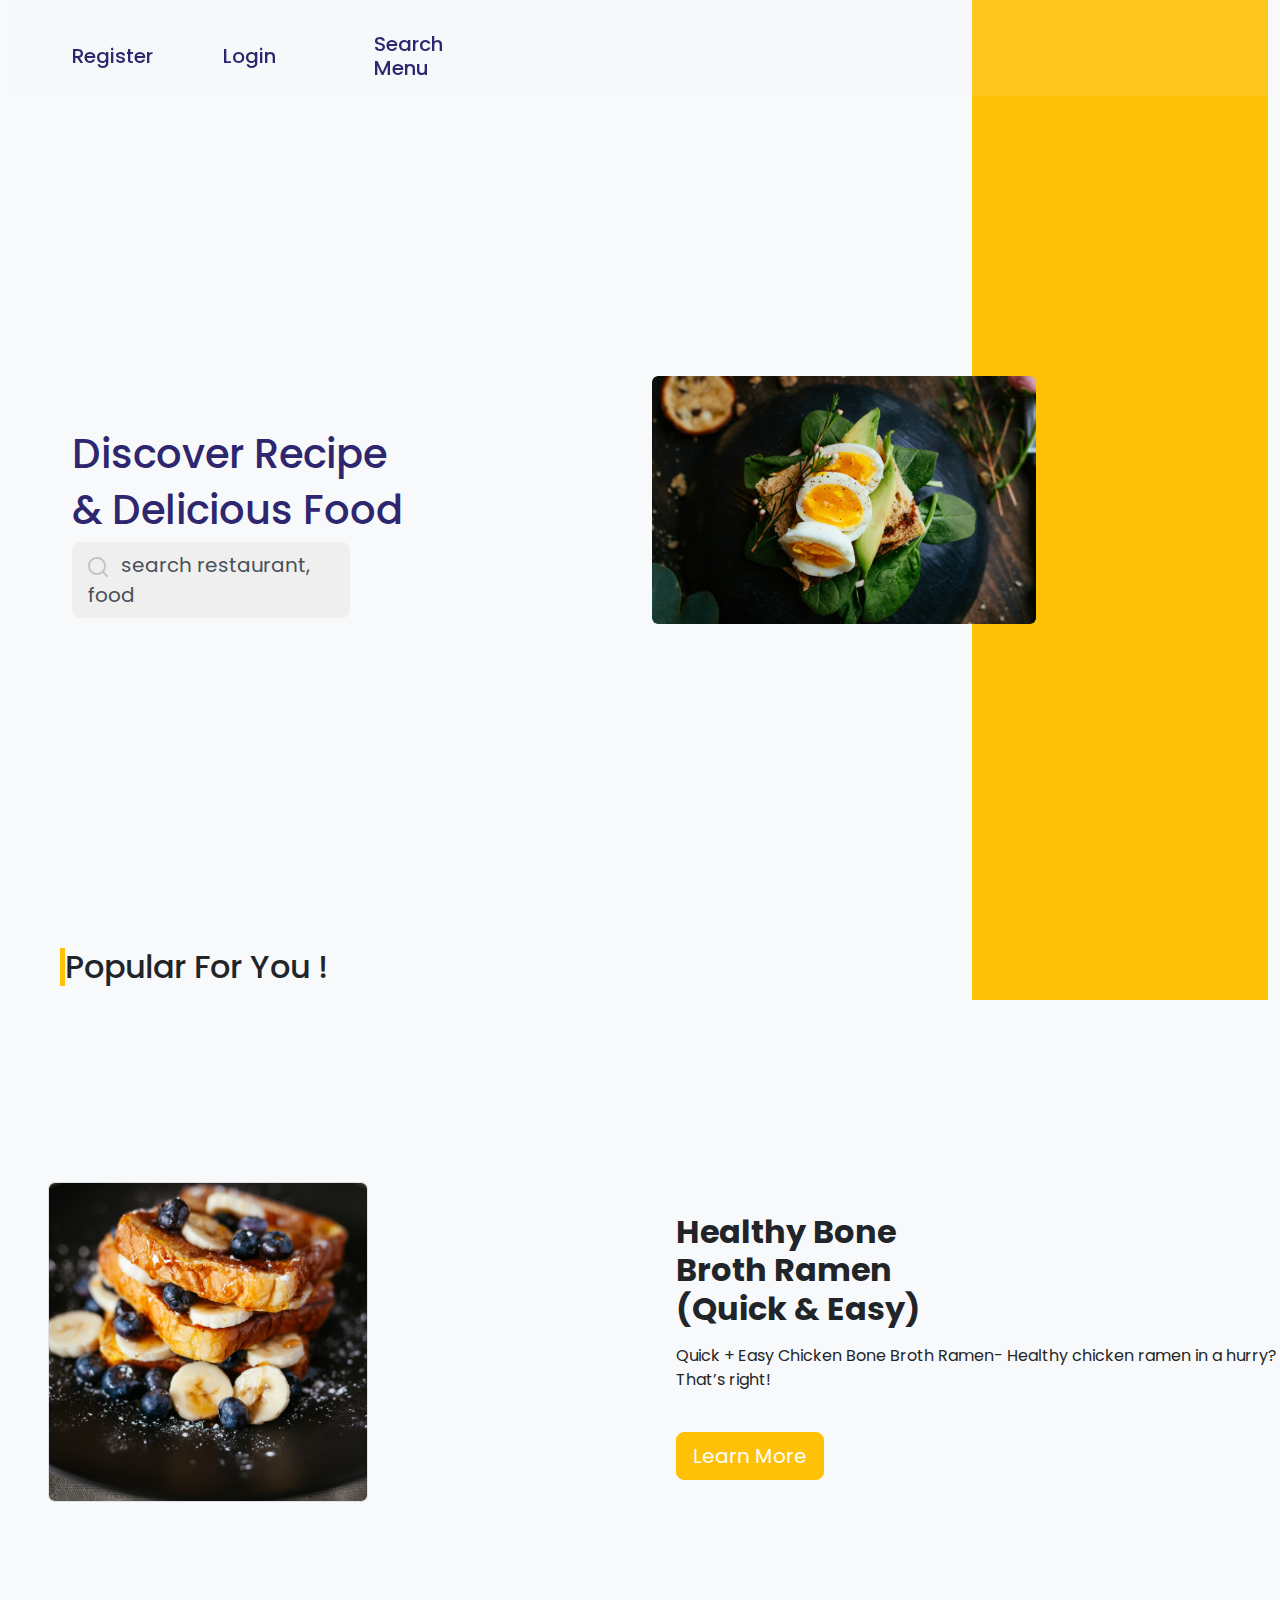
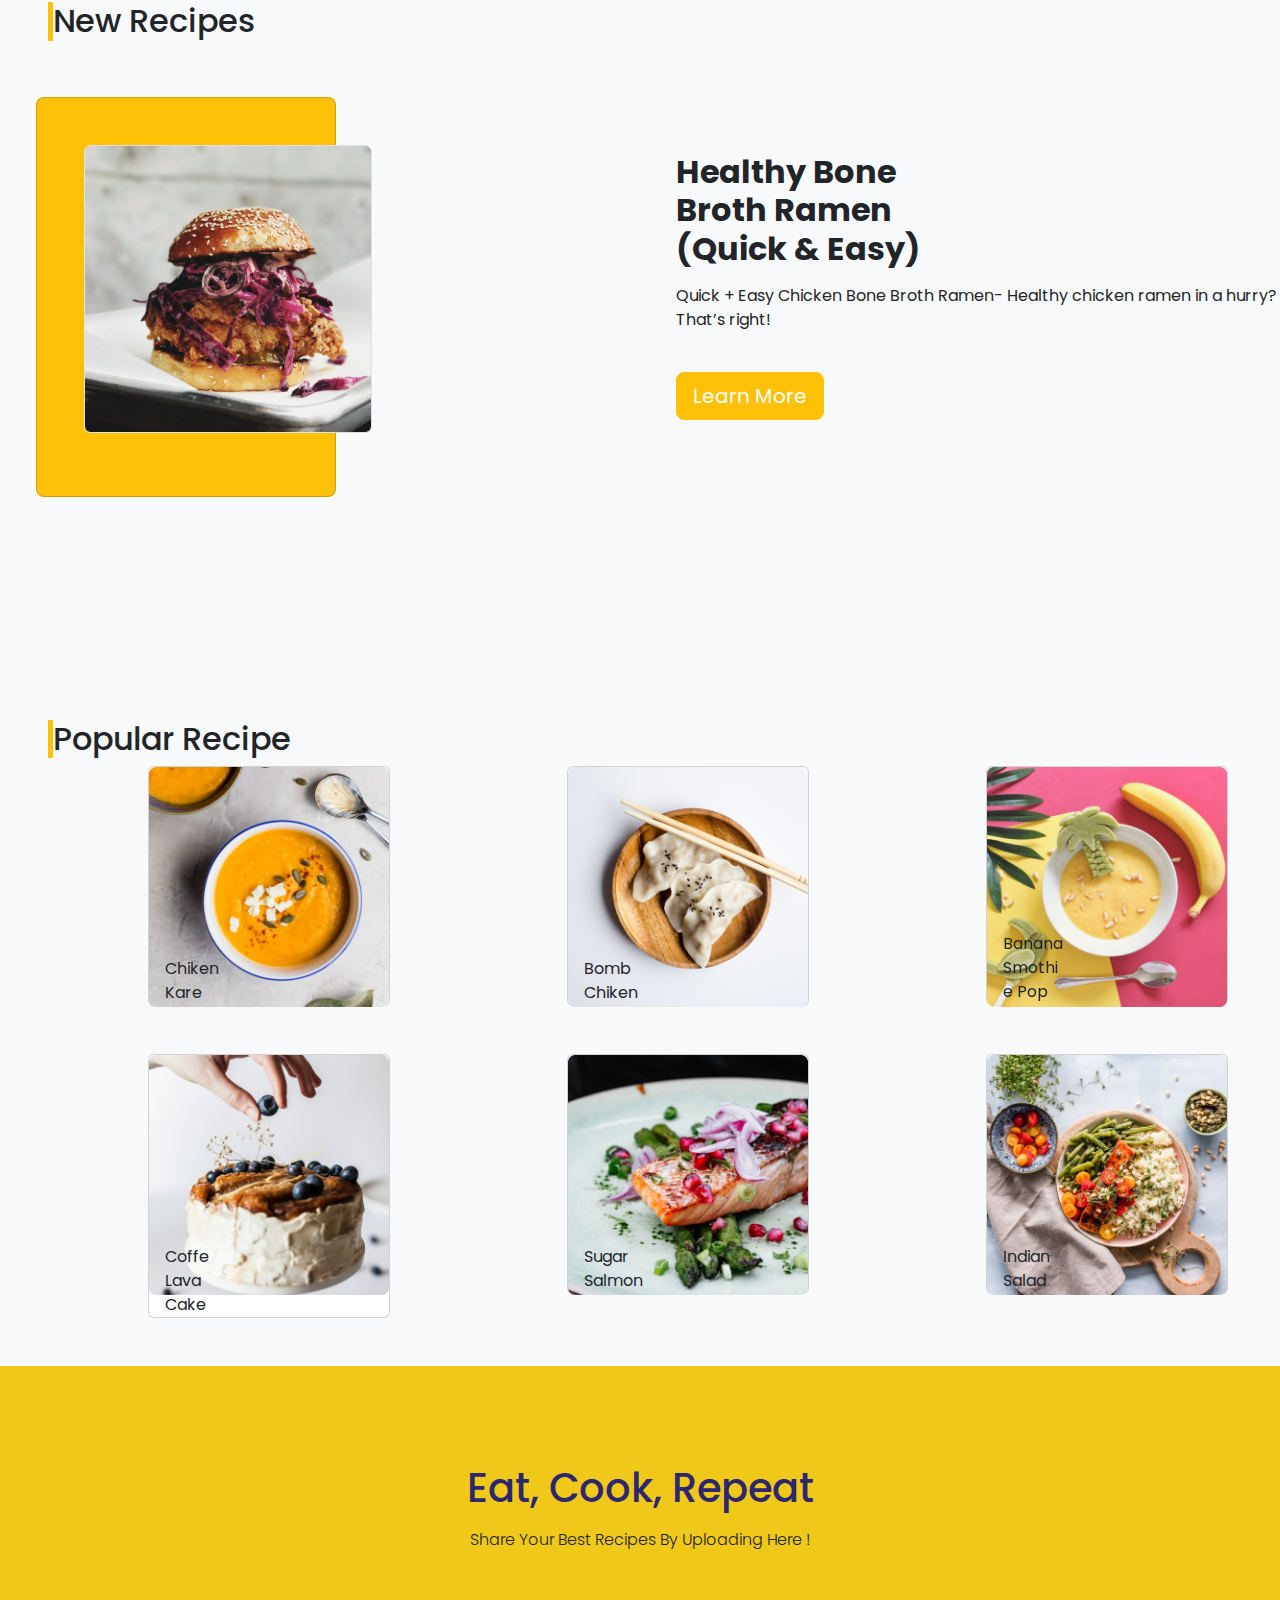
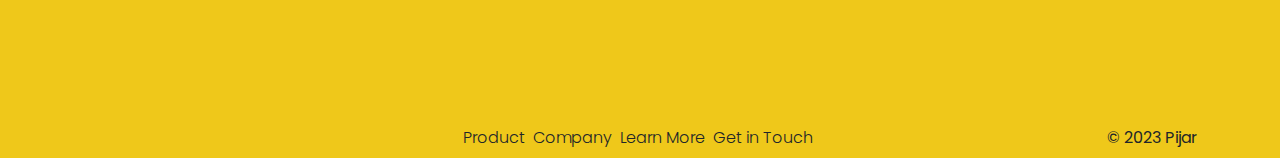
<file: index.html>
<!DOCTYPE html>
<html lang="en">
<head>
    <meta charset="UTF-8">
    <meta http-equiv="X-UA-Compatible" content="IE=edge">
    <meta name="viewport" content="width=device-width, initial-scale=1.0">
    <title>Landing Page</title>
    <!-- Bootstrap v5.3.x -->
    <link rel="stylesheet" href="https://cdn.jsdelivr.net/npm/bootstrap@5.3.0-alpha1/dist/css/bootstrap.min.css">
    <script src="https://cdn.jsdelivr.net/npm/bootstrap@5.3.0-alpha1/dist/js/bootstrap.bundle.min.js"></script>
    <!-- CSS -->
    <link rel="stylesheet" href="../../css/footer.css">
    <link rel="stylesheet" href="../../css/detail-profile.css">
    <!-- font Poppis-->
    <link href="https://fonts.googleapis.com/css2?family=Nunito:wght@200&family=Poppins:wght@200;500&display=swap" rel="stylesheet">
</head>
<body class="bg-light">
    <div class="container-fluid">
        <div class="container-fluid m-lg-auto z-1 fixed-top">
            <!--navabar-->
            <header>
                <nav class="navbar navbar-expand-lg bg-body-tertiary bg-opacity-10">
                    <button class="navbar-toggler" type="button" data-bs-toggle="collapse" data-bs-target="#navbarNav" aria-controls="navbarNav" aria-expanded="false" aria-label="Toggle navigation">
                        <span class="navbar-toggler-icon"></span>
                    </button>
                    <div class=" container-fluid row pt-4">
                    <div class=" collapse navbar-collapse" id="navbarNav">
                        <div class="collapse navbar-collapse col-md-6 col-12 row ps-5" id="navbarNav">
                            <div class="col-3 nav-item">
                                <h5><a href="./views/auth/registrasi.html" style="text-decoration:none; color:inherit">Register</a></h5>
                            </div>
                            <div class="col-3 nav-item text-start">
                                <h5><a href="./views/auth/login.html" style="text-decoration:none; color:inherit">Login</a></h5>
                            </div>
                            <div class="col-3 nav-item text-start">
                                <h5><a href="./views/menu/search-menu.html" style="text-decoration:none; color:inherit">Search Menu</a></h5>
                            </div>
                        </div>
                        <div class="col-md-6  col-12 row">
                            <div class="col-6"></div>
                            <div class="col-6"></div>
                        </div>
                    </div>
                </div>
                </nav>
            </header>
        </div>
    <main>
    <section class="z-0">
        <div class="row row-cols-1 d-flex align-items-center"> 
            <div class="col-6 ">
                <div class="row row-cols-1 row-cols-md-1 ms-5">
                        <div class="col mt-5">
                            <h1>Discover Recipe</h1>
                        </div>
                        <div class="col">
                            <h1>& Delicious Food</h1>
                        </div>
                        <div class="col">
                            <button type="button" class="btn btn-lg border-0 text-light-emphasis text-start w-50" style="background-color: #EFEFEF;">
                                <img src="/images/search.png" alt="">
                                <a href="./views/menu/search-menu.html" class="ms-2" style="text-decoration:none; color:inherit">search restaurant, food</a>
                            </button>
                        </div>
                    </div>
            </div>
            <div class="col-3 z-2">
                <div class="d-flex justify-content-enter">
                    <img src="../images/eggsanwich.png" alt="" class="img-fluid rounded float-end rounded" style="max-width: 30vw; max-height: 35vw;">
                </div>
            </div>
            <div class="col-3">
                <div class="bg-warning lg w-100 z-0" style="height: 1000px;"></div>
            </div>
        </div>
        <div class="mt-5 ms-5">
            <h2 class="border-start border-5 border-warning" style="--bs-border-width: 10px; margin-top: -100px;"> Popular For You !</h2>
        </div>
        </div>
    </section>

    <section class="mt-5 ms-5">
        <div class="row row-cols-lg-2">
            <div class="col-6">
                <div class="row">
                    <div class="d-flex justify-content-start pt-5 mt-5">
                        <img src="../images/img-2.png" alt="" class="img-fluid border rounded" style="max-width: 25vw; max-height: 25vw;">
                        <div class="z-2 position-absolute p-5 rounded-3 border-5"></div>
                    </div>
                </div>
            </div>
            <div class="col-6  d-flex align-items-center">
                <div class="row pt-5 mt-5">
                    <div class="" id="title">
                        <h2 class="text-start mt-2 fw-bold w-50">Healthy Bone Broth Ramen (Quick & Easy)</h2>
                    </div>
                    <div class="mt-2" id="">
                        <p class="text-start">Quick + Easy Chicken Bone Broth Ramen- Healthy chicken ramen in a hurry? That’s right!</p>
                    </div>
                    <div class="mt-4">
                        <div class="col">
                            <button class="btn btn-warning btn-lg text-white text-sm-center shadow-none me-4"><a href="#" style="text-decoration:none; color:inherit">Learn More</a></button>
                        </div>
                    </div>
            </div>
            </div>
        </div>
    </section>

    <section class="mt-5 ms-5 mb-5">
        <div class="mt-5">
            <h2 class="border-start border-5 border-warning" style="--bs-border-width: 10px;">New Recipes</h2>
        </div>
        <div class="row row-cols-lg-2">
            <div class="col-6">
                <div class="row">
                    <div class="z-n1 position-absolute p-5 rounded-3 card bg-warning mt-5 ms-0" style="width: 300px; height: 400px;"></div>
                <div class="z-0 position-absolute p-5 rounded-3 mt-5 ms-0" style="max-width: 30vw; max-height: 30vw;">
                    <img src="../images/burger.png" alt="" class="img-fluid border rounded">
                </div>
                </div>
            </div>
            <div class="col-6  d-flex align-items-center">
                <div class="row pt-5 mt-5">
                    <div class="" id="title">
                        <h2 class="text-start mt-2 fw-bold w-50">Healthy Bone Broth Ramen (Quick & Easy)</h2>
                    </div>
                    <div class="mt-2" id="">
                        <p class="text-start">Quick + Easy Chicken Bone Broth Ramen- Healthy chicken ramen in a hurry? That’s right!</p>
                    </div>
                    <div class="mt-4">
                        <div class="col">
                            <button class="btn btn-warning btn-lg text-white text-sm-center shadow-none me-4"><a href="#" style="text-decoration:none; color:inherit">Learn More</a></button>
                        </div>
                    </div>
            </div>
            </div>
        </div>
        
    </section>

    <section class="mt-5 ms-5 mb-5">
        <div class="" style="margin-top:300px;">
            <h2 class="border-start border-5 border-warning" style="--bs-border-width: 10px;">Popular Recipe</h2>
        </div>
        <div class="row d-flex justify-content-around">
            <div class="col-3">
                <div class="card ms-5" style="max-width: 30rem;">
                    <img src="../images/Chiken kare.png" class="card-img-top" alt="...">
                    <p class="card-text z-2 w-25 ms-3" style="margin-top: -50px;">Chiken Kare</p>
                </div>
            </div>
            <div class="col-3">
                <div class="card ms-5" style="max-width: 30rem;">
                    <img src="../images/boomchicken.png" class="card-img-top" alt="...">
                    <p class="card-text z-2 w-25 ms-3" style="margin-top: -50px;">Bomb Chiken</p>
                </div>
            </div>
            <div class="col-3">
                <div class="card ms-5" style="max-width: 30rem;">
                    <img src="../images/banana.png" class="card-img-top" alt="...">
                    <p class="card-text z-2 w-25 ms-3" style="margin-top: -75px;">Banana Smothie Pop</p>
                </div>
            </div>
        </div>

        <div class="row d-flex justify-content-around mt-5">
            <div class="col-3">
                <div class="card ms-5" style="max-width: 30rem;">
                    <img src="../images/coffelava.png" class="card-img-top" alt="...">
                    <p class="card-text z-2 w-25 ms-3" style="margin-top: -50px;">Coffe Lava Cake</p>
                </div>
            </div>
            <div class="col-3">
                <div class="card ms-5" style="max-width: 30rem;">
                    <img src="../images/sugarsalmon.png" class="card-img-top" alt="...">
                    <p class="card-text z-2 w-25 ms-3" style="margin-top: -50px;">Sugar Salmon</p>
                </div>
            </div>
            <div class="col-3">
                <div class="card ms-5" style="max-width: 30rem;">
                    <img src="../images/indiansalad.png" class="card-img-top" alt="...">
                    <p class="card-text z-2 w-25 ms-3" style="margin-top: -50px;">Indian Salad</p>
                </div>
            </div>
        </div>
    </section>
    </main>
</div>
<!-- footer -->
<div class="footer container-fluid text-center">
    <section>
        <div class="row d-flex text-center justify-content-center">
            <div class="col-lg-6">
                <h1 class="fs-1 mt-5">
                    Eat, Cook, Repeat
                </h1>
                <p class="fs-6 mt-3 fw-light">
                    Share Your Best Recipes By Uploading Here !
                </p>
            </div>
        </div>
    </section>
</div>
<div class="footer-end p-2">
    <div class="container text-center">
        <div class="row p">
            <div class="col">
            </div>
            <div class="col">
                <a href="" class="me-1 fw-light">
                    Product
                </a>
                <a href="" class="me-1 fw-light">
                    Company
                </a>
                <a href="" class="me-1 fw-light">
                    Learn More
                </a>
                <a href="" class="me-1 fw-light">
                    Get in Touch
                </a>
            
            </div>
            <div class="col text-end">
                <a href="" class="">
                    © 2023 Pijar
                </a>
            </div>
        </div>
        </div>
    </div>
<script src="https://cdn.jsdelivr.net/npm/@popperjs/core@2.11.6/dist/umd/popper.min.js" integrity="sha384-oBqDVmMz9ATKxIep9tiCxS/Z9fNfEXiDAYTujMAeBAsjFuCZSmKbSSUnQlmh/jp3" crossorigin="anonymous"></script>
<script src="https://cdn.jsdelivr.net/npm/bootstrap@5.3.0-alpha1/dist/js/bootstrap.min.js" integrity="sha384-mQ93GR66B00ZXjt0YO5KlohRA5SY2XofN4zfuZxLkoj1gXtW8ANNCe9d5Y3eG5eD" crossorigin="anonymous"></script>
</body>
</html>
</file>
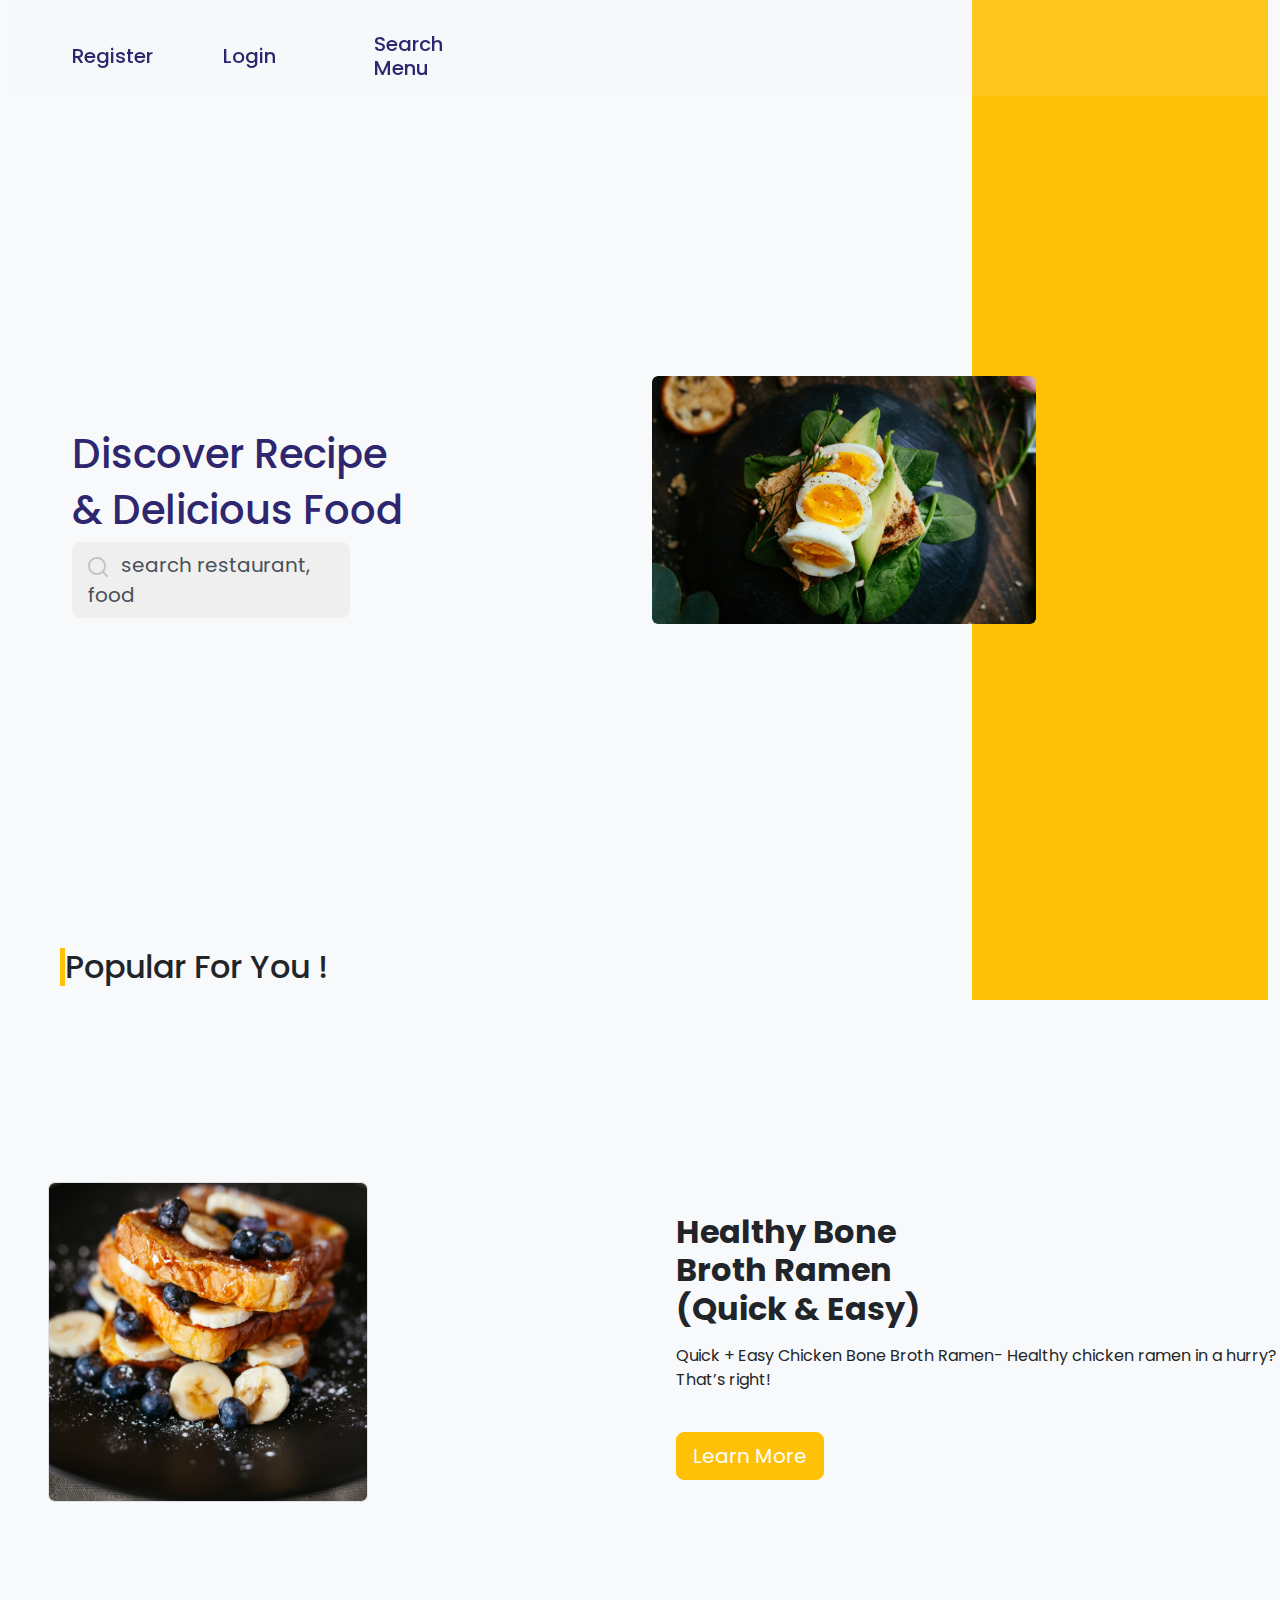
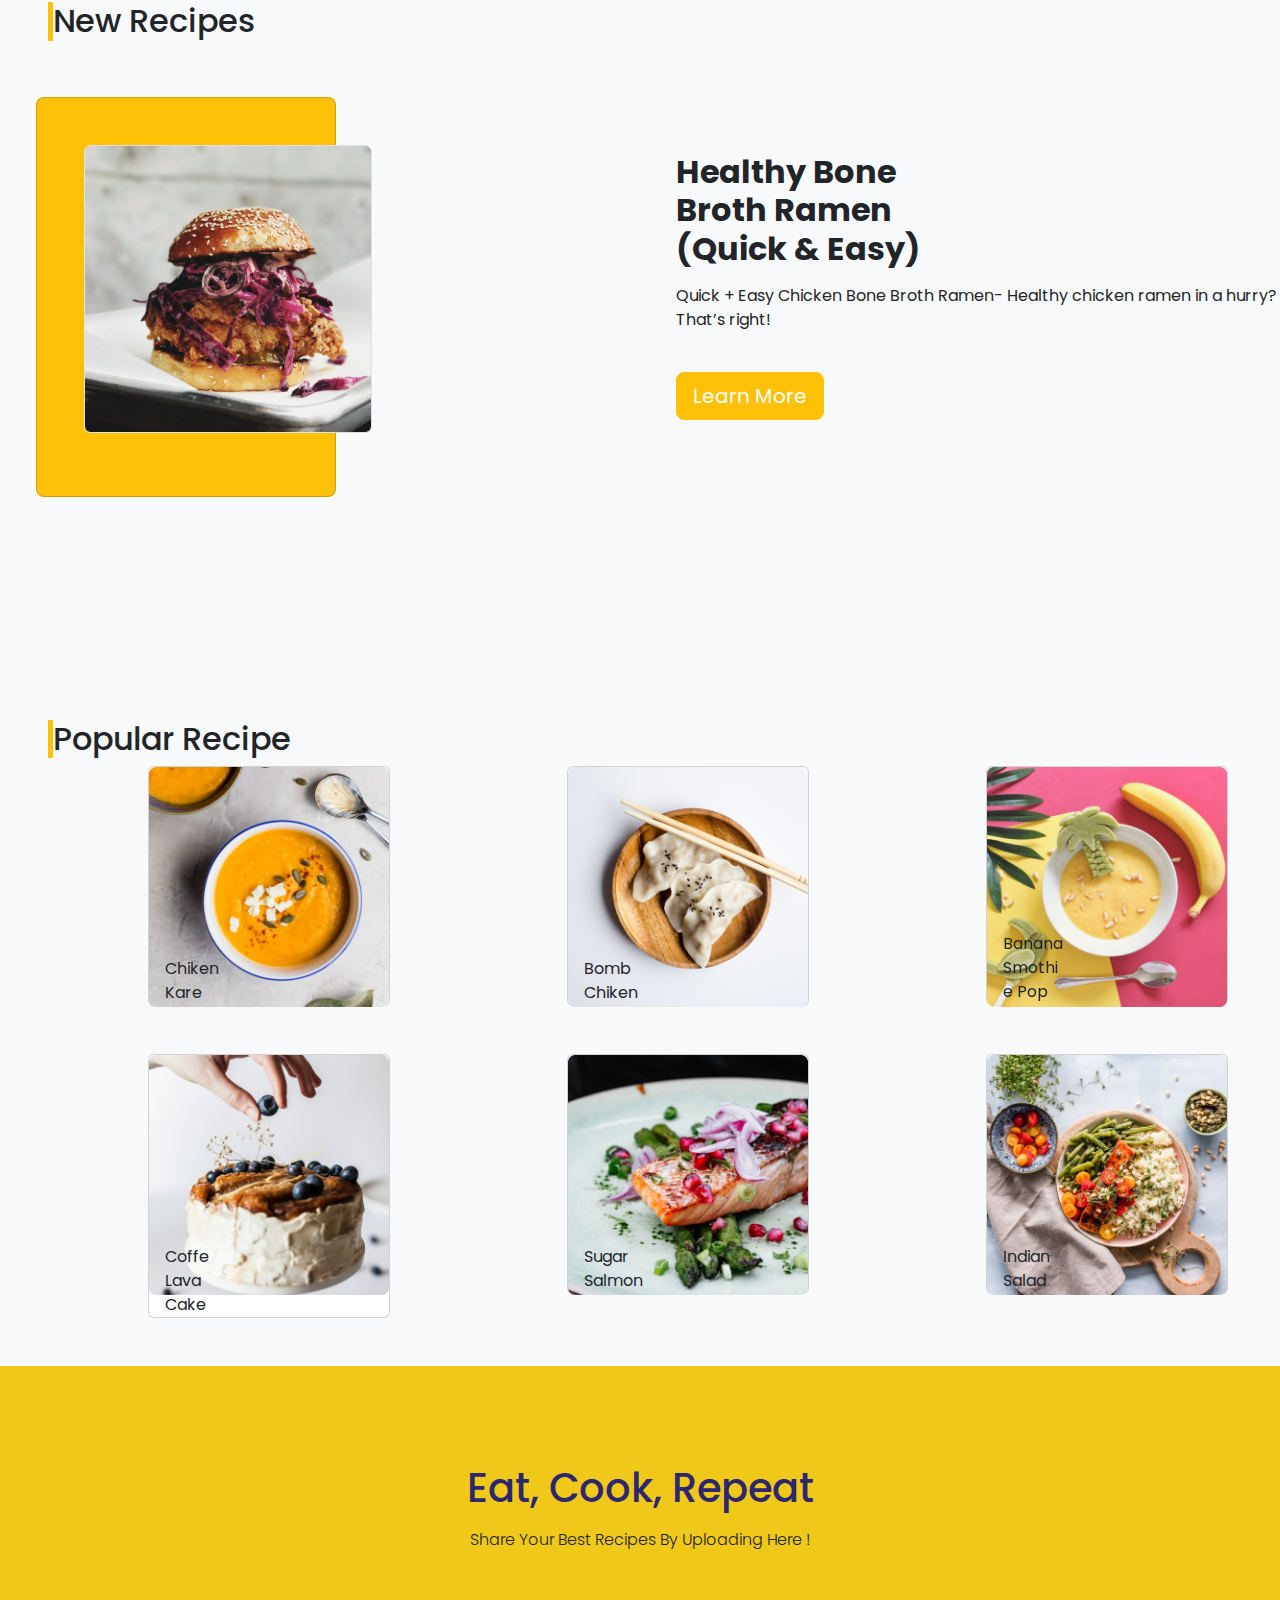
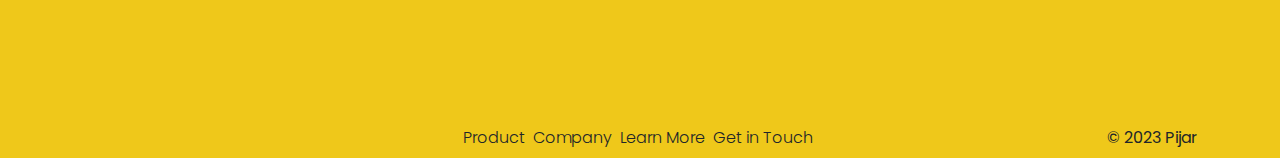
<file: views/landing-page.html>
<!DOCTYPE html>
<html lang="en">
<head>
    <meta charset="UTF-8">
    <meta http-equiv="X-UA-Compatible" content="IE=edge">
    <meta name="viewport" content="width=device-width, initial-scale=1.0">
    <title>Landing Page</title>
    <!-- Bootstrap v5.3.x -->
    <link rel="stylesheet" href="https://cdn.jsdelivr.net/npm/bootstrap@5.3.0-alpha1/dist/css/bootstrap.min.css">
    <script src="https://cdn.jsdelivr.net/npm/bootstrap@5.3.0-alpha1/dist/js/bootstrap.bundle.min.js"></script>
    <!-- CSS -->
    <link rel="stylesheet" href="../../css/footer.css">
    <link rel="stylesheet" href="../../css/detail-profile.css">
    <!-- font Poppis-->
    <link href="https://fonts.googleapis.com/css2?family=Nunito:wght@200&family=Poppins:wght@200;500&display=swap" rel="stylesheet">
</head>
<body class="bg-light">
    <div class="container-fluid">
        <div class="container-fluid m-lg-auto z-1 fixed-top">
            <!--navabar-->
            <header>
                <nav class="navbar navbar-expand-lg bg-body-tertiary bg-opacity-10">
                    <button class="navbar-toggler" type="button" data-bs-toggle="collapse" data-bs-target="#navbarNav" aria-controls="navbarNav" aria-expanded="false" aria-label="Toggle navigation">
                        <span class="navbar-toggler-icon"></span>
                    </button>
                    <div class=" container-fluid row pt-4">
                    <div class=" collapse navbar-collapse" id="navbarNav">
                        <div class="collapse navbar-collapse col-md-6 col-12 row ps-5" id="navbarNav">
                            <div class="col-3 nav-item">
                                <h5><a href="./auth/registrasi.html" style="text-decoration:none; color:inherit">Register</a></h5>
                            </div>
                            <div class="col-3 nav-item text-start">
                                <h5><a href="./auth/login.html" style="text-decoration:none; color:inherit">Login</a></h5>
                            </div>
                            <div class="col-3 nav-item text-start">
                                <h5><a href="./menu/search-menu.html" style="text-decoration:none; color:inherit">Search Menu</a></h5>
                            </div>
                        </div>
                        <div class="col-md-6  col-12 row">
                            <div class="col-6"></div>
                            <div class="col-6"></div>
                        </div>
                    </div>
                </div>
                </nav>
            </header>
        </div>
    <main>
    <section class="z-0">
        <div class="row row-cols-1 d-flex align-items-center"> 
            <div class="col-6 ">
                <div class="row row-cols-1 row-cols-md-1 ms-5">
                        <div class="col mt-5">
                            <h1>Discover Recipe</h1>
                        </div>
                        <div class="col">
                            <h1>& Delicious Food</h1>
                        </div>
                        <div class="col">
                            <button type="button" class="btn btn-lg border-0 text-light-emphasis text-start w-50" style="background-color: #EFEFEF;">
                                <img src="/images/search.png" alt="">
                                <a href="./menu/search-menu.html" class="ms-2" style="text-decoration:none; color:inherit">search restaurant, food</a>
                            </button>
                        </div>
                    </div>
            </div>
            <div class="col-3 z-2">
                <div class="d-flex justify-content-enter">
                    <img src="../images/eggsanwich.png" alt="" class="img-fluid rounded float-end rounded" style="max-width: 30vw; max-height: 35vw;">
                </div>
            </div>
            <div class="col-3">
                <div class="bg-warning lg w-100 z-0" style="height: 1000px;"></div>
            </div>
        </div>
        <div class="mt-5 ms-5">
            <h2 class="border-start border-5 border-warning" style="--bs-border-width: 10px; margin-top: -100px;"> Popular For You !</h2>
        </div>
        </div>
    </section>

    <section class="mt-5 ms-5">
        <div class="row row-cols-lg-2">
            <div class="col-6">
                <div class="row">
                    <div class="d-flex justify-content-start pt-5 mt-5">
                        <img src="../images/img-2.png" alt="" class="img-fluid border rounded" style="max-width: 25vw; max-height: 25vw;">
                        <div class="z-2 position-absolute p-5 rounded-3 border-5"></div>
                    </div>
                </div>
            </div>
            <div class="col-6  d-flex align-items-center">
                <div class="row pt-5 mt-5">
                    <div class="" id="title">
                        <h2 class="text-start mt-2 fw-bold w-50">Healthy Bone Broth Ramen (Quick & Easy)</h2>
                    </div>
                    <div class="mt-2" id="">
                        <p class="text-start">Quick + Easy Chicken Bone Broth Ramen- Healthy chicken ramen in a hurry? That’s right!</p>
                    </div>
                    <div class="mt-4">
                        <div class="col">
                            <button class="btn btn-warning btn-lg text-white text-sm-center shadow-none me-4"><a href="#" style="text-decoration:none; color:inherit">Learn More</a></button>
                        </div>
                    </div>
            </div>
            </div>
        </div>
    </section>

    <section class="mt-5 ms-5 mb-5">
        <div class="mt-5">
            <h2 class="border-start border-5 border-warning" style="--bs-border-width: 10px;">New Recipes</h2>
        </div>
        <div class="row row-cols-lg-2">
            <div class="col-6">
                <div class="row">
                    <div class="z-n1 position-absolute p-5 rounded-3 card bg-warning mt-5 ms-0" style="width: 300px; height: 400px;"></div>
                <div class="z-0 position-absolute p-5 rounded-3 mt-5 ms-0" style="max-width: 30vw; max-height: 30vw;">
                    <img src="../images/burger.png" alt="" class="img-fluid border rounded">
                </div>
                </div>
            </div>
            <div class="col-6  d-flex align-items-center">
                <div class="row pt-5 mt-5">
                    <div class="" id="title">
                        <h2 class="text-start mt-2 fw-bold w-50">Healthy Bone Broth Ramen (Quick & Easy)</h2>
                    </div>
                    <div class="mt-2" id="">
                        <p class="text-start">Quick + Easy Chicken Bone Broth Ramen- Healthy chicken ramen in a hurry? That’s right!</p>
                    </div>
                    <div class="mt-4">
                        <div class="col">
                            <button class="btn btn-warning btn-lg text-white text-sm-center shadow-none me-4"><a href="#" style="text-decoration:none; color:inherit">Learn More</a></button>
                        </div>
                    </div>
            </div>
            </div>
        </div>
        
    </section>

    <section class="mt-5 ms-5 mb-5">
        <div class="" style="margin-top:300px;">
            <h2 class="border-start border-5 border-warning" style="--bs-border-width: 10px;">Popular Recipe</h2>
        </div>
        <div class="row d-flex justify-content-around">
            <div class="col-3">
                <div class="card ms-5" style="max-width: 30rem;">
                    <img src="../images/Chiken kare.png" class="card-img-top" alt="...">
                    <p class="card-text z-2 w-25 ms-3" style="margin-top: -50px;">Chiken Kare</p>
                </div>
            </div>
            <div class="col-3">
                <div class="card ms-5" style="max-width: 30rem;">
                    <img src="../images/boomchicken.png" class="card-img-top" alt="...">
                    <p class="card-text z-2 w-25 ms-3" style="margin-top: -50px;">Bomb Chiken</p>
                </div>
            </div>
            <div class="col-3">
                <div class="card ms-5" style="max-width: 30rem;">
                    <img src="../images/banana.png" class="card-img-top" alt="...">
                    <p class="card-text z-2 w-25 ms-3" style="margin-top: -75px;">Banana Smothie Pop</p>
                </div>
            </div>
        </div>

        <div class="row d-flex justify-content-around mt-5">
            <div class="col-3">
                <div class="card ms-5" style="max-width: 30rem;">
                    <img src="../images/coffelava.png" class="card-img-top" alt="...">
                    <p class="card-text z-2 w-25 ms-3" style="margin-top: -50px;">Coffe Lava Cake</p>
                </div>
            </div>
            <div class="col-3">
                <div class="card ms-5" style="max-width: 30rem;">
                    <img src="../images/sugarsalmon.png" class="card-img-top" alt="...">
                    <p class="card-text z-2 w-25 ms-3" style="margin-top: -50px;">Sugar Salmon</p>
                </div>
            </div>
            <div class="col-3">
                <div class="card ms-5" style="max-width: 30rem;">
                    <img src="../images/indiansalad.png" class="card-img-top" alt="...">
                    <p class="card-text z-2 w-25 ms-3" style="margin-top: -50px;">Indian Salad</p>
                </div>
            </div>
        </div>
    </section>
    </main>
</div>
<!-- footer -->
<div class="footer container-fluid text-center">
    <section>
        <div class="row d-flex text-center justify-content-center">
            <div class="col-lg-6">
                <h1 class="fs-1 mt-5">
                    Eat, Cook, Repeat
                </h1>
                <p class="fs-6 mt-3 fw-light">
                    Share Your Best Recipes By Uploading Here !
                </p>
            </div>
        </div>
    </section>
</div>
<div class="footer-end p-2">
    <div class="container text-center">
        <div class="row p">
            <div class="col">
            </div>
            <div class="col">
                <a href="" class="me-1 fw-light">
                    Product
                </a>
                <a href="" class="me-1 fw-light">
                    Company
                </a>
                <a href="" class="me-1 fw-light">
                    Learn More
                </a>
                <a href="" class="me-1 fw-light">
                    Get in Touch
                </a>
            
            </div>
            <div class="col text-end">
                <a href="" class="">
                    © 2023 Pijar
                </a>
            </div>
        </div>
        </div>
    </div>
<script src="https://cdn.jsdelivr.net/npm/@popperjs/core@2.11.6/dist/umd/popper.min.js" integrity="sha384-oBqDVmMz9ATKxIep9tiCxS/Z9fNfEXiDAYTujMAeBAsjFuCZSmKbSSUnQlmh/jp3" crossorigin="anonymous"></script>
<script src="https://cdn.jsdelivr.net/npm/bootstrap@5.3.0-alpha1/dist/js/bootstrap.min.js" integrity="sha384-mQ93GR66B00ZXjt0YO5KlohRA5SY2XofN4zfuZxLkoj1gXtW8ANNCe9d5Y3eG5eD" crossorigin="anonymous"></script>
</body>
</html>
</file>
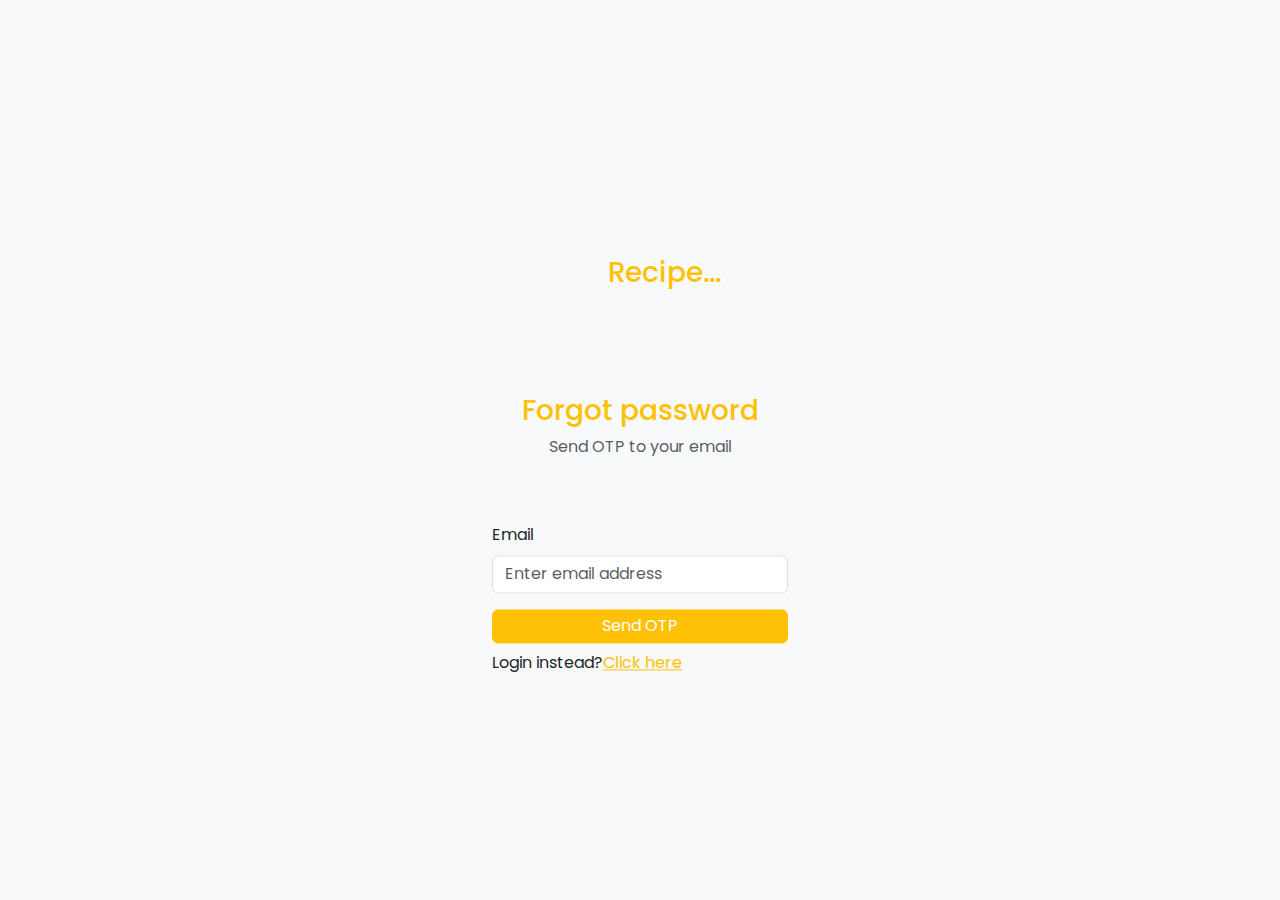
<file: views/Auth/forgot-password.html>
<!DOCTYPE html>
<html lang="en">
<head>
    <meta charset="UTF-8">
    <meta http-equiv="X-UA-Compatible" content="IE=edge">
    <meta name="viewport" content="width=device-width, initial-scale=1.0">
    <title>Forgot Password</title>
    <!-- Bootstrap v5.3.x -->
    <link rel="stylesheet" href="https://cdn.jsdelivr.net/npm/bootstrap@5.3.0-alpha1/dist/css/bootstrap.min.css">
    <script src="https://cdn.jsdelivr.net/npm/bootstrap@5.3.0-alpha1/dist/js/bootstrap.bundle.min.js"></script>
    <!-- CSS -->
    <link rel="stylesheet" href="../../css/detail-profile.css">
    <!-- font Poppis-->
    <link href="https://fonts.googleapis.com/css2?family=Nunito:wght@200&family=Poppins:wght@200;500&display=swap" rel="stylesheet">
</head>
<body class="bg-light">
            <div class="container col-lg-3 position-absolute top-50 start-50 translate-middle">
                <div class="row justify-content-center align-items-center">
                    <div class="col-lg-8 p-5 w-50 text-center">
                        <h3 class="text-warning">Recipe...</h3>
                    </div>
                    <div class="mt-5">
                        <h3 class="text-warning text-center">Forgot password</h3>
                        <p class="text-body-secondary text-center fs-6">Send OTP to your email</p>
                    </div>
                </div>
                <form class="mt-5">
                    <div class="mb-3">
                        <label for="" class="form-label" >Email</label>
                        <input type="email" class="form-control" id="" aria-describedby="emailHelp" placeholder="Enter email address">
                    </div>
                </form>
                <div class="">
                        <button class="btn btn-warning text-white shadow-none p-1 w-100">Send OTP</button>
                    </div>
                <div class="my-2">
                    <p class="text-left">Login instead?<a href="./login.html" class="text-warning">Click here</a> </p>
                </div>
            </div>
    </div>
<script src="https://cdn.jsdelivr.net/npm/@popperjs/core@2.11.6/dist/umd/popper.min.js" integrity="sha384-oBqDVmMz9ATKxIep9tiCxS/Z9fNfEXiDAYTujMAeBAsjFuCZSmKbSSUnQlmh/jp3" crossorigin="anonymous"></script>
<script src="https://cdn.jsdelivr.net/npm/bootstrap@5.3.0-alpha1/dist/js/bootstrap.min.js" integrity="sha384-mQ93GR66B00ZXjt0YO5KlohRA5SY2XofN4zfuZxLkoj1gXtW8ANNCe9d5Y3eG5eD" crossorigin="anonymous"></script>
</body>
</html>
</file>
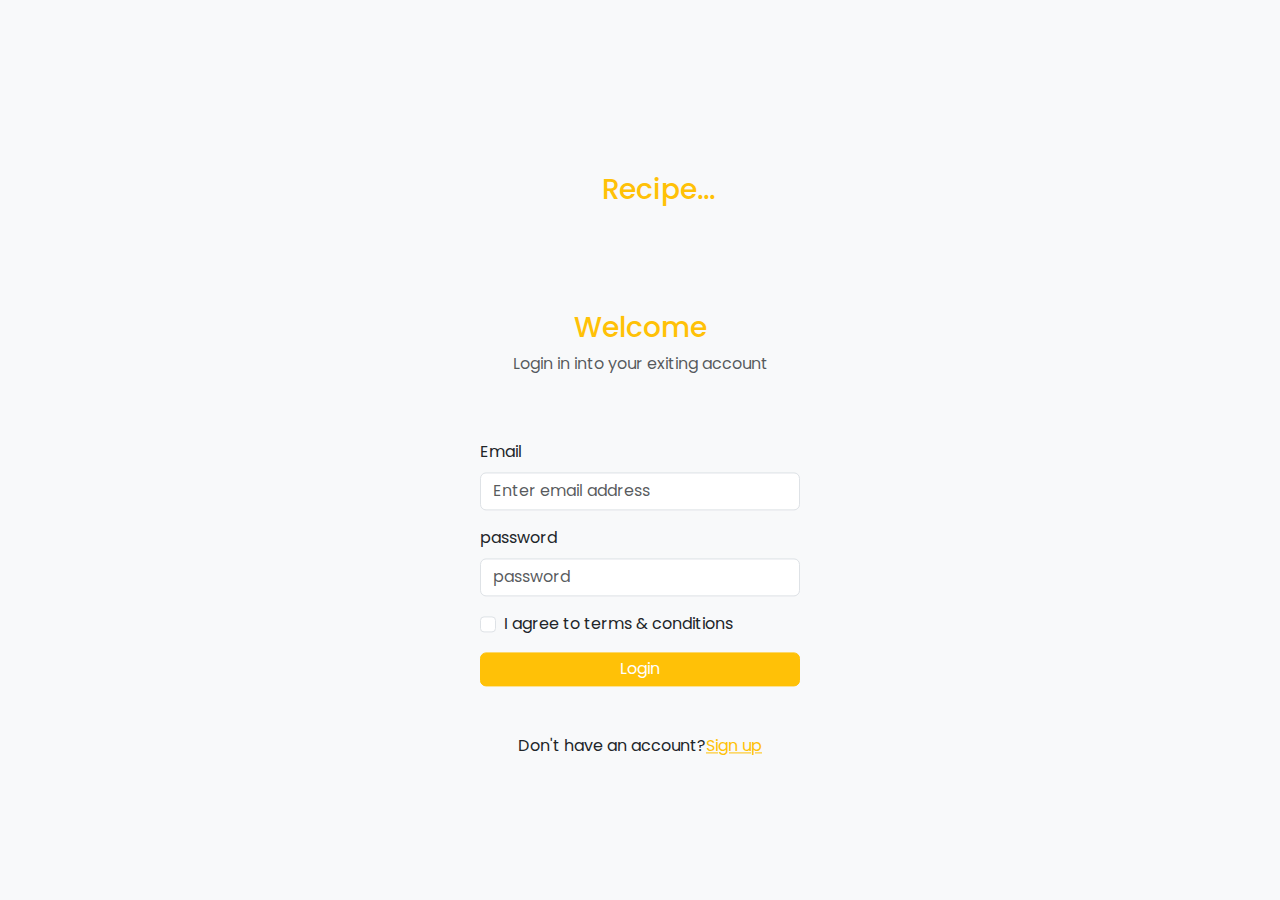
<file: views/Auth/login.html>
<!DOCTYPE html>
<html lang="en">
<head>
    <meta charset="UTF-8">
    <meta http-equiv="X-UA-Compatible" content="IE=edge">
    <meta name="viewport" content="width=device-width, initial-scale=1.0">
    <title>Login</title>
    <!-- Bootstrap v5.3.x -->
    <link rel="stylesheet" href="https://cdn.jsdelivr.net/npm/bootstrap@5.3.0-alpha1/dist/css/bootstrap.min.css">
    <script src="https://cdn.jsdelivr.net/npm/bootstrap@5.3.0-alpha1/dist/js/bootstrap.bundle.min.js"></script>
    <!-- CSS -->
    <link rel="stylesheet" href="../../css/detail-profile.css">
    <!-- font Poppis-->
    <link href="https://fonts.googleapis.com/css2?family=Nunito:wght@200&family=Poppins:wght@200;500&display=swap" rel="stylesheet">
</head>
<body class="bg-light">
    <div class="container-fluid" id="login-page">
        <div class="col-lg-3 position-absolute top-50 start-50 translate-middle">
            <div class="row justify-content-center align-items-center">
                <div class="col-lg-8 p-5 w-50 text-center">
                    <h3 class="text-warning">Recipe...</h3>
                </div>
                <div class="mt-5">
                    <h3 class="text-warning text-center">Welcome</h3>
                    <p class="text-body-secondary text-center fs-6">Login in into your exiting account</p>
                </div>
            </div>
            <form class="mt-5">
                <div class="mb-3">
                    <label for="" class="form-label" >Email</label>
                    <input type="email" class="form-control" id="" aria-describedby="emailHelp" placeholder="Enter email address">
                </div>
                <div class="mb-3">
                    <label for="" class="form-label">password</label>
                    <input type="password" class="form-control" id="" placeholder="password">
                </div>
                <div class="mb-3 form-check">
                    <input type="checkbox" class="form-check-input" id="">
                    <label class="form-check-label" for="exampleCheck1">I agree to terms & conditions</label>
                </div>
                <div class="mb-3">
                    <button class="btn btn-warning text-white shadow-none p-1 w-100"><a class="text-white" href="../menu/search-menu.html" style="text-decoration:none; color:inherit">Login</a></button>
                </div>
            </form>
            <div class="my-2 mt-5">
                <p class="text-center">Don't have an account?<a href="./registrasi.html" class="text-warning">Sign up</a> </p>
            </div>
        </div>
    </div>
<script src="https://cdn.jsdelivr.net/npm/@popperjs/core@2.11.6/dist/umd/popper.min.js" integrity="sha384-oBqDVmMz9ATKxIep9tiCxS/Z9fNfEXiDAYTujMAeBAsjFuCZSmKbSSUnQlmh/jp3" crossorigin="anonymous"></script>
<script src="https://cdn.jsdelivr.net/npm/bootstrap@5.3.0-alpha1/dist/js/bootstrap.min.js" integrity="sha384-mQ93GR66B00ZXjt0YO5KlohRA5SY2XofN4zfuZxLkoj1gXtW8ANNCe9d5Y3eG5eD" crossorigin="anonymous"></script>
</body>
</html>
</file>
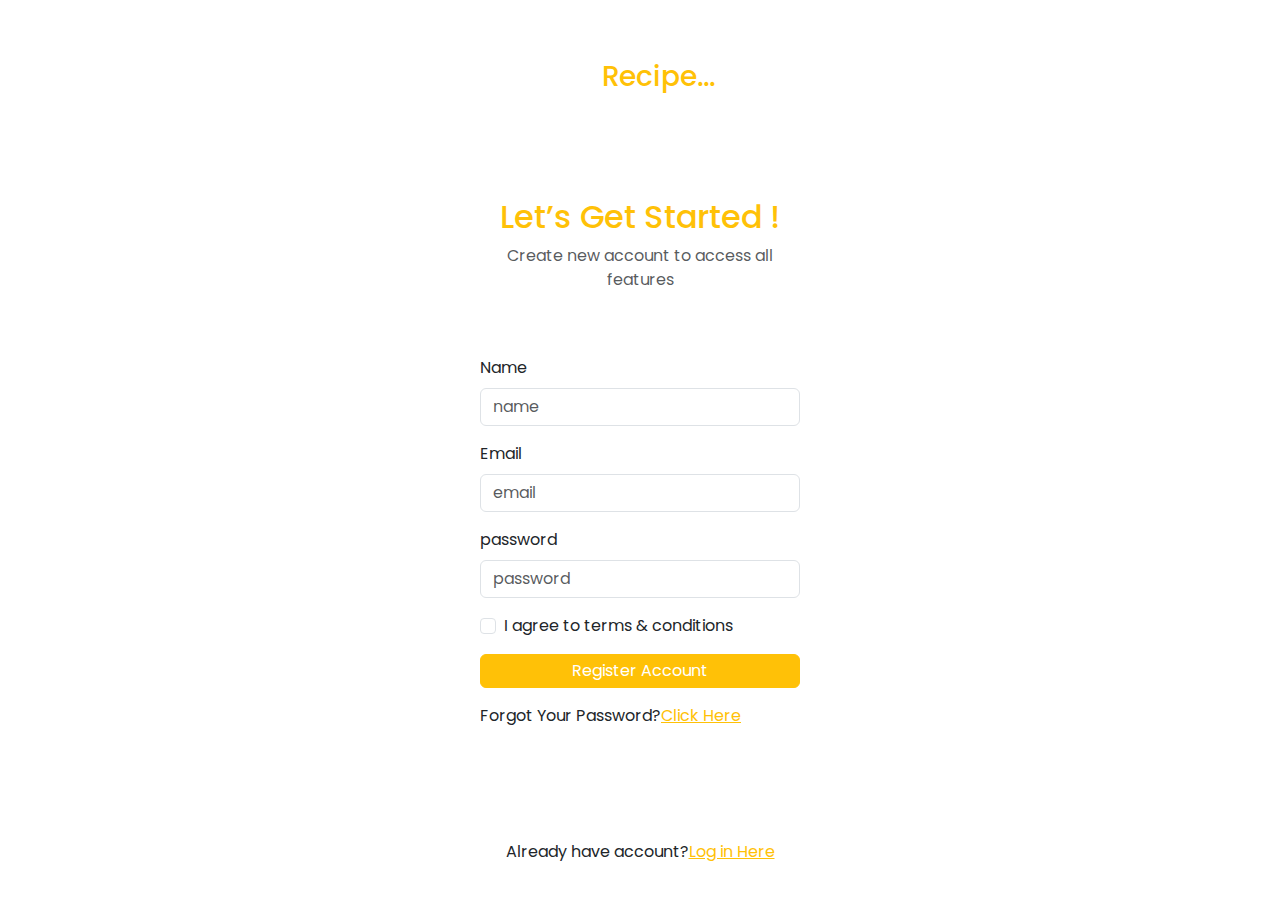
<file: views/Auth/registrasi.html>
<!DOCTYPE html>
<html lang="en">
<head>
    <meta charset="UTF-8">
    <meta http-equiv="X-UA-Compatible" content="IE=edge">
    <meta name="viewport" content="width=device-width, initial-scale=1.0">
    <title>Regristrasi</title>
    <!-- Bootstrap v5.3.x -->
    <link rel="stylesheet" href="https://cdn.jsdelivr.net/npm/bootstrap@5.3.0-alpha1/dist/css/bootstrap.min.css">
    <script src="https://cdn.jsdelivr.net/npm/bootstrap@5.3.0-alpha1/dist/js/bootstrap.bundle.min.js"></script>
    <!-- CSS -->
    <link rel="stylesheet" href="../../css/detail-profile.css">
    <!-- font Poppis-->
    <link href="https://fonts.googleapis.com/css2?family=Nunito:wght@200&family=Poppins:wght@200;500&display=swap" rel="stylesheet">
</head>
<body>
    <div class="container-fluid">
    <div class="col-lg-3 position-absolute top-50 start-50 translate-middle" tabindex="0">
        <div class="row justify-content-center align-items-center">
            <div class="col-lg-8 p-5 w-50 text-center">
                <h3 class="text-warning">Recipe...</h3>
            </div>
            <div class="mt-5">
                <h2 class="text-warning text-center">Let’s Get Started !</h2>
                <p class="text-body-secondary text-center fs-6">Create new account to access all features</p>
            </div>
            <form class="mt-5">
                <div class="mb-3">
                    <label for="" class="form-label">Name</label>
                    <input type="text" class="form-control" id="" placeholder="name">
                </div>
                <div class="mb-3">
                    <label for="" class="form-label">Email</label>
                    <input type="email" class="form-control" id="" aria-describedby="emailHelp" placeholder="email">
                </div>
                <div class="mb-3">
                    <label for="" class="form-label">password</label>
                    <input type="password" class="form-control" id="" placeholder="password">
                </div>
                <div class="mb-3 form-check">
                    <input type="checkbox" class="form-check-input" id="">
                    <label class="form-check-label" for="exampleCheck1">I agree to terms & conditions</label>
                </div>
                
            </form>
            <div class="mb-3">
                <button class="btn btn-warning text-white shadow-none p-1 w-100" data-bs-toggle="modal" data-bs-target="#exampleModal">Register Account</button>
            </div>
            <div class="my-2 mt-0 mb-5">
                <p class="text-left">Forgot Your Password?<a class="text-warning" href="./forgot-password.html">Click Here</a></p>
            </div>
            <div class="my-2 mt-5">
                <p class="text-center">Already have account?<a class="text-warning" href="./login.html">Log in Here</a></p>
            </div>
        </div>    
    </div>

        <!-- Modal 1 -->
        <div class=" modal fade" id="exampleModal" tabindex="-1" aria-labelledby="exampleModalLabel" aria-hidden="true">
        <div class="modal-dialog modal-dialog-centered ">
            <div class="modal-content">
            <div class="modal-body">
                <div class="text-center">
                    <h3 class="text-warning">You're all set!</h3>
                    <p class="text-body-secondary text-center fs-6">Please check your email account for verification</p>
                    <button class="btn btn-warning text-white shadow-none p-1 w-100" data-bs-toggle="modal" data-bs-target="#activated-login">Ok</button>
                </div>
            </div>
            </div>
        </div>
    </div>
    <!-- Modal 2 -->
        <div class="modal fade" id="activated-login" tabindex="-1" aria-labelledby="exampleModalLabel" aria-hidden="true">
        <div class="modal-dialog modal-dialog-centered">
            <div class="modal-content">
            <div class="modal-body">
                <div class="text-center">
                    <h3 class="text-warning">Account has been set up</h3>
                    <p class="text-body-secondary text-center fs-6">Account activated successfully, please login</p>
                    <button class="btn btn-warning text-white shadow-none p-1 w-100"><a href="../Auth/login.html" style="text-decoration:none; color:inherit">OK</a></button>
                </div>
            </div>
            </div>
        </div>
    </div>
</div> 
<script src="https://cdn.jsdelivr.net/npm/@popperjs/core@2.11.6/dist/umd/popper.min.js" integrity="sha384-oBqDVmMz9ATKxIep9tiCxS/Z9fNfEXiDAYTujMAeBAsjFuCZSmKbSSUnQlmh/jp3" crossorigin="anonymous"></script>
<script src="https://cdn.jsdelivr.net/npm/bootstrap@5.3.0-alpha1/dist/js/bootstrap.min.js" integrity="sha384-mQ93GR66B00ZXjt0YO5KlohRA5SY2XofN4zfuZxLkoj1gXtW8ANNCe9d5Y3eG5eD" crossorigin="anonymous"></script>
</body>
</html>
</file>
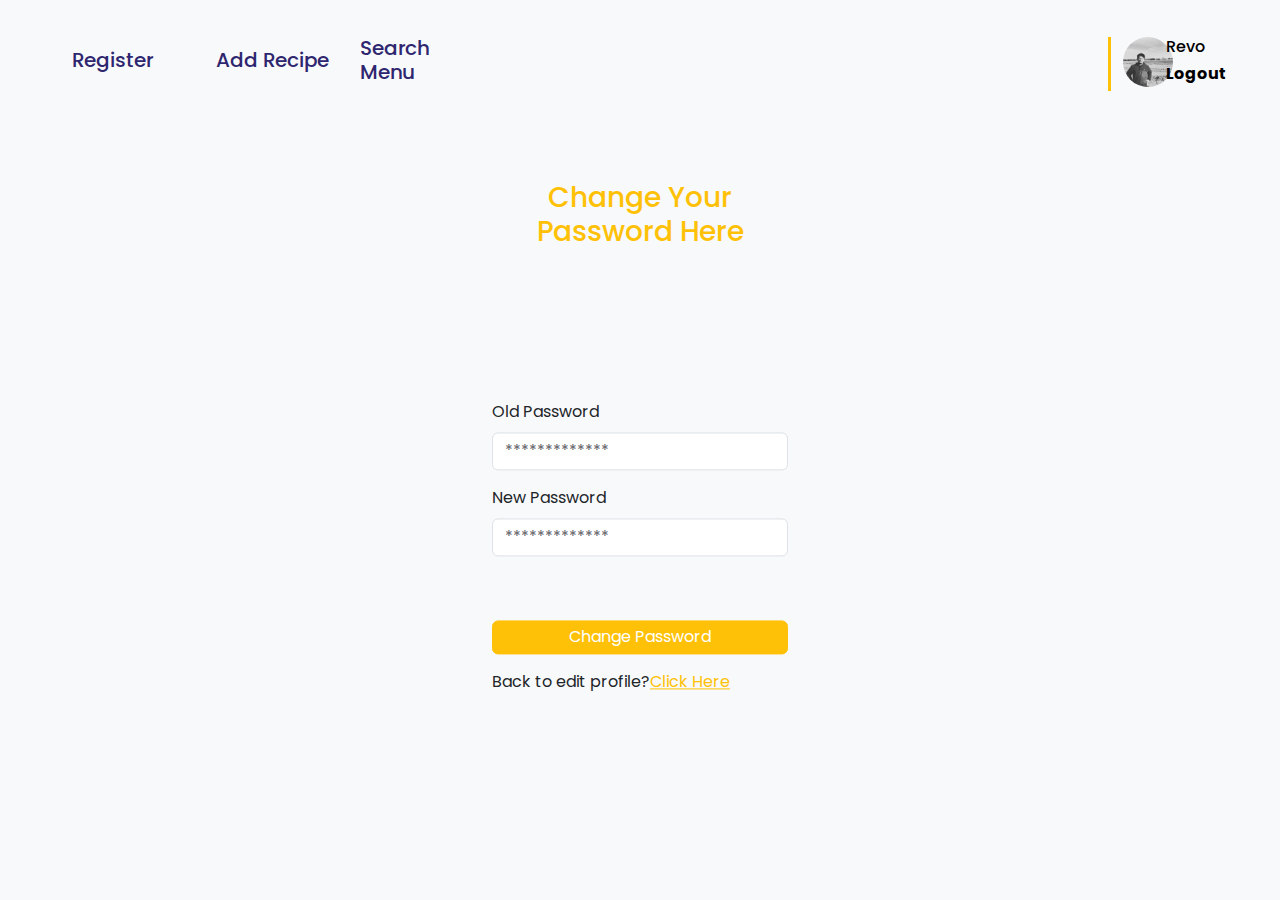
<file: views/Change-Password/change-profile.html>
<!DOCTYPE html>
<html lang="en">
<head>
    <meta charset="UTF-8">
    <meta http-equiv="X-UA-Compatible" content="IE=edge">
    <meta name="viewport" content="width=device-width, initial-scale=1.0">
    <title>Change Password</title>
    <!-- Bootstrap v5.3.x -->
    <link rel="stylesheet" href="https://cdn.jsdelivr.net/npm/bootstrap@5.3.0-alpha1/dist/css/bootstrap.min.css">
    <script src="https://cdn.jsdelivr.net/npm/bootstrap@5.3.0-alpha1/dist/js/bootstrap.bundle.min.js"></script>
    <!-- CSS -->
    <link rel="stylesheet" href="../../css/detail-profile.css">
    <!-- font Poppis-->
    <link href="https://fonts.googleapis.com/css2?family=Nunito:wght@200&family=Poppins:wght@200;500&display=swap" rel="stylesheet">
</head>
<body class="bg-light">
    <div class="container-fluid">
        <!--navabar-->
    <header>
        <nav class="navbar navbar-expand-lg bg-body-tertiary">
            <button class="navbar-toggler" type="button" data-bs-toggle="collapse" data-bs-target="#navbarNav" aria-controls="navbarNav" aria-expanded="false" aria-label="Toggle navigation">
                <span class="navbar-toggler-icon"></span>
            </button>
        <div class="container-fluid row pt-4">
            <div class="collapse navbar-collapse" id="navbarNav">
                <div class="collapse navbar-collapse col-md-6 col-12 row ps-5" id="navbarNav">
                    <div class="col-3 nav-item">
                        <h5>Register</h5>
                    </div>
                    <div class="col-3 nav-item">
                        <h5>Add Recipe</h5>
                    </div>
                    <div class="col-3 nav-item">
                        <h5>Search Menu</h5>
                    </div>
                </div>
                <div class="col-md-6  col-12 row ps-5 navbar-brand">
                    <div class="col-8"></div>
                    <div class="col-4 ">
                        <div class="row">
                            <div class="col-5"></div>
                            <div class="col-3 border-start border-3 border-warning ">
                                <img src="../../images/BiodataR.jpg" alt="" class="rounded-circle align-items-center" style="width: 50px;">
                            </div>
                            <div class="col-4">
                                <h6><a href="../Edit-Profile/detail-profile.html" style="text-decoration:none; color:inherit">Revo</a></h6>
                                <h6 class="fw-bolder"><a href="" data-bs-toggle="modal" data-bs-target="#logoutModal" style="text-decoration:none; color:inherit">Logout</a></h6>
                            </div>
                        </div>
                    </div>
                </div>
            </div>
        </div>
        </div>
    </nav>
    </header>
        <div class="container col-lg-3 position-absolute top-50 start-50 translate-middle" tabindex="0">
                <div class="row justify-content-center align-items-center">
                    <div class="mb-5 text-center w-100">
                        <h3 class="text-warning">Change Your Password Here</h3>
                    </div>
                <form class="mt-5">
                    <div class="mb-3 mt-5">
                        <label for="" class="form-label">Old Password</label>
                        <input type="password" class="form-control" id="" placeholder="*************">
                    </div>
                    <div class="mb-3">
                        <label for="" class="form-label">New Password</label>
                        <input type="password" class="form-control" id="" placeholder="*************">
                    </div>
                </form>
                <div class="mb-0 mt-5">
                    <button class="btn btn-warning text-white shadow-none p-1 w-100" data-bs-toggle="modal" data-bs-target="#exampleModal">Change Password</button>
                </div>
                <div class="my-2 mt-3">
                    <p class="text-left">Back to edit profile?<a href="../Edit-Profile/detail-profile.html" class="text-warning">Click Here</a></p>
                </div>
            </div>
        </div>
            <div class=" modal fade" id="exampleModal" tabindex="-2" aria-labelledby="exampleModalLabel" aria-hidden="true">
            <div class="modal-dialog modal-dialog-centered ">
                <div class="modal-content">
                <div class="modal-body">
                    <div class="text-center">
                        <h3 class="text-warning">Password has been updated</h3>
                        <p class="text-body-secondary text-center fs-6">Please login again</p>
                        <button class="btn btn-warning text-white shadow-none p-1 w-100"><a href="./change-profile.html" style="text-decoration:none; color:inherit">OK</a></button>
                    </div>
                </div>
                </div>
            </div>
        </div>
    </div>
    <!--Logout Modal-->
        <div class=" modal fade" id="logoutModal" tabindex="-1" aria-labelledby="exampleModalLabel" aria-hidden="true">
        <div class="modal-dialog modal-dialog-centered ">
            <div class="modal-content">
            <div class="modal-body">
                <div class="text-center">
                    <h3 class="text-warning mb-5">You want to logout?</h3>
                    <button class="btn btn-warning text-white shadow-none p-1 w-100"><a href="../Change-Password/change-profile.html" style="text-decoration:none; color:inherit">OK</a></button>
                    <button class="btn btn-secondary text-white shadow-none p-1 w-100 mt-3" data-bs-dismiss="modal">Cancel</button>

                </div>
            </div>
            </div>
        </div>
    </div>            
<script src="https://cdn.jsdelivr.net/npm/@popperjs/core@2.11.6/dist/umd/popper.min.js" integrity="sha384-oBqDVmMz9ATKxIep9tiCxS/Z9fNfEXiDAYTujMAeBAsjFuCZSmKbSSUnQlmh/jp3" crossorigin="anonymous"></script>
<script src="https://cdn.jsdelivr.net/npm/bootstrap@5.3.0-alpha1/dist/js/bootstrap.min.js" integrity="sha384-mQ93GR66B00ZXjt0YO5KlohRA5SY2XofN4zfuZxLkoj1gXtW8ANNCe9d5Y3eG5eD" crossorigin="anonymous"></script>
</body>
</html>
</file>
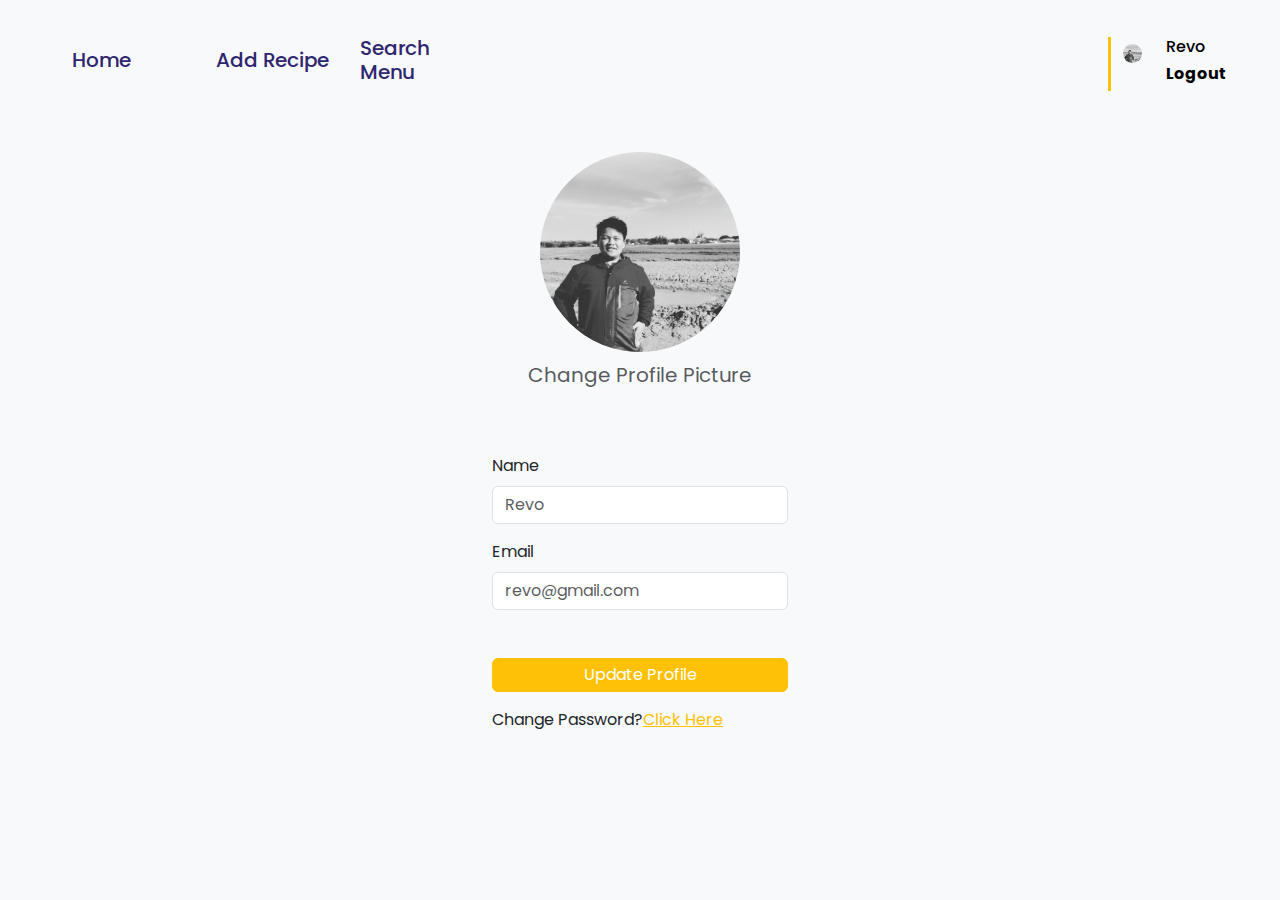
<file: views/Edit-Profile/detail-profile.html>
<!DOCTYPE html>
<html lang="en">
<head>
    <meta charset="UTF-8">
    <meta http-equiv="X-UA-Compatible" content="IE=edge">
    <meta name="viewport" content="width=device-width, initial-scale=1.0">
    <title>Edit Profile</title>
    <!-- Bootstrap v5.3.x -->
    <link rel="stylesheet" href="https://cdn.jsdelivr.net/npm/bootstrap@5.3.0-alpha1/dist/css/bootstrap.min.css">
    <script src="https://cdn.jsdelivr.net/npm/bootstrap@5.3.0-alpha1/dist/js/bootstrap.bundle.min.js"></script>
    <!-- CSS -->
    <link rel="stylesheet" href="../../css/detail-profile.css">
    <!-- font Poppis-->
    <link href="https://fonts.googleapis.com/css2?family=Nunito:wght@200&family=Poppins:wght@200;500&display=swap" rel="stylesheet">
</head>
<body class="bg-light">
    <div class="container-fluid">
        <!--navabar-->
    <header>
        <nav class="navbar navbar-expand-lg bg-body-tertiary">
            <button class="navbar-toggler" type="button" data-bs-toggle="collapse" data-bs-target="#navbarNav" aria-controls="navbarNav" aria-expanded="false" aria-label="Toggle navigation">
                <span class="navbar-toggler-icon"></span>
            </button>
        <div class="container-fluid row pt-4">
            <div class="collapse navbar-collapse" id="navbarNav">
                <div class="collapse navbar-collapse col-md-6 col-12 row ps-5" id="navbarNav">
                    <div class="col-3 nav-item">
                        <h5><a href="../menu/search-menu.html" style="text-decoration:none; color:inherit">Home</a></h5>
                    </div>
                    <div class="col-3 nav-item">
                        <h5><a href="../menu/add-menu.html" style="text-decoration:none; color:inherit">Add Recipe</a></h5>
                    </div>
                    <div class="col-3 nav-item">
                        <h5><a href="../menu/search-menu.html" style="text-decoration:none; color:inherit">Search Menu</a></h5>
                    </div>
                </div>
                <div class="col-md-6  col-12 row ps-5 navbar-brand">
                    <div class="col-8"></div>
                    <div class="col-4 ">
                        <div class="row">
                            <div class="col-5"></div>
                            <div class="col-3 border-start border-3 border-warning ">
                                <img src="../../images/BiodataR.jpg" alt="" class="img-fluid rounded-circle align-items-center" style="width: 50px;">
                            </div>
                            <div class="col-4">
                                <h6><a href="../Edit-Profile/detail-profile.html" style="text-decoration:none; color:inherit">Revo</a></h6>
                                <h6 class="fw-bolder"><a href="" data-bs-toggle="modal" data-bs-target="#logoutModal" style="text-decoration:none; color:inherit">Logout</a></h6>
                            </div>
                        </div>
                    </div>
                </div>
            </div>
        </div>
        </div>
    </nav>
    </header>
    <!-- change profile-->
    <div class="container col-md-3 position-absolute top-50 start-50 translate-middle" tabindex="0">
            <div class="row justify-content-center align-items-center">
                <div class="text-center">
                    <img src="../../images/BiodataR.jpg" class="img-fluid rounded-circle" style="max-width: 200px; min-width: auto;" alt="">
                </div>
                <div class="mt-2">
                    <p class="text-body-secondary text-center fs-5">Change Profile Picture</p>
                </div>
            </div>
            <form class="mt-5">
                <div class="mb-3">
                    <label for="" class="form-label">Name</label>
                    <input type="text" class="form-control" id="" placeholder="Revo">
                </div>
                <div class="mb-3">
                    <label for="" class="form-label" >Email</label>
                    <input type="email" class="form-control" id="" aria-describedby="emailHelp" placeholder="revo@gmail.com">
                </div>
            </form>
            <div class="mb-0 mt-5">
                <button class="btn btn-warning text-white shadow-none p-1 w-100">Update Profile</button>
            </div>
            <div class="my-2 mt-3">
                <p class="text-left">Change Password?<a href="../Change-Password/change-profile.html" class="text-warning">Click Here</a></p>
            </div>
        </div>
        <!--Logout Modal-->
        <div class=" modal fade" id="logoutModal" tabindex="-1" aria-labelledby="exampleModalLabel" aria-hidden="true">
        <div class="modal-dialog modal-dialog-centered ">
            <div class="modal-content">
            <div class="modal-body">
                <div class="text-center">
                    <h3 class="text-warning mb-5">You want to logout?</h3>
                    <button class="btn btn-warning text-white shadow-none p-1 w-100"><a href="../Change-Password/change-profile.html" style="text-decoration:none; color:inherit">OK</a></button>
                    <button class="btn btn-secondary text-white shadow-none p-1 w-100 mt-3" data-bs-dismiss="modal">Cancel</button>

                </div>
            </div>
            </div>
        </div>
    </div>
    </div>
    <!-- end container fluid-->
</div>            
<script src="https://cdn.jsdelivr.net/npm/@popperjs/core@2.11.6/dist/umd/popper.min.js" integrity="sha384-oBqDVmMz9ATKxIep9tiCxS/Z9fNfEXiDAYTujMAeBAsjFuCZSmKbSSUnQlmh/jp3" crossorigin="anonymous"></script>
<script src="https://cdn.jsdelivr.net/npm/bootstrap@5.3.0-alpha1/dist/js/bootstrap.min.js" integrity="sha384-mQ93GR66B00ZXjt0YO5KlohRA5SY2XofN4zfuZxLkoj1gXtW8ANNCe9d5Y3eG5eD" crossorigin="anonymous"></script>
</body>
</html>
</file>
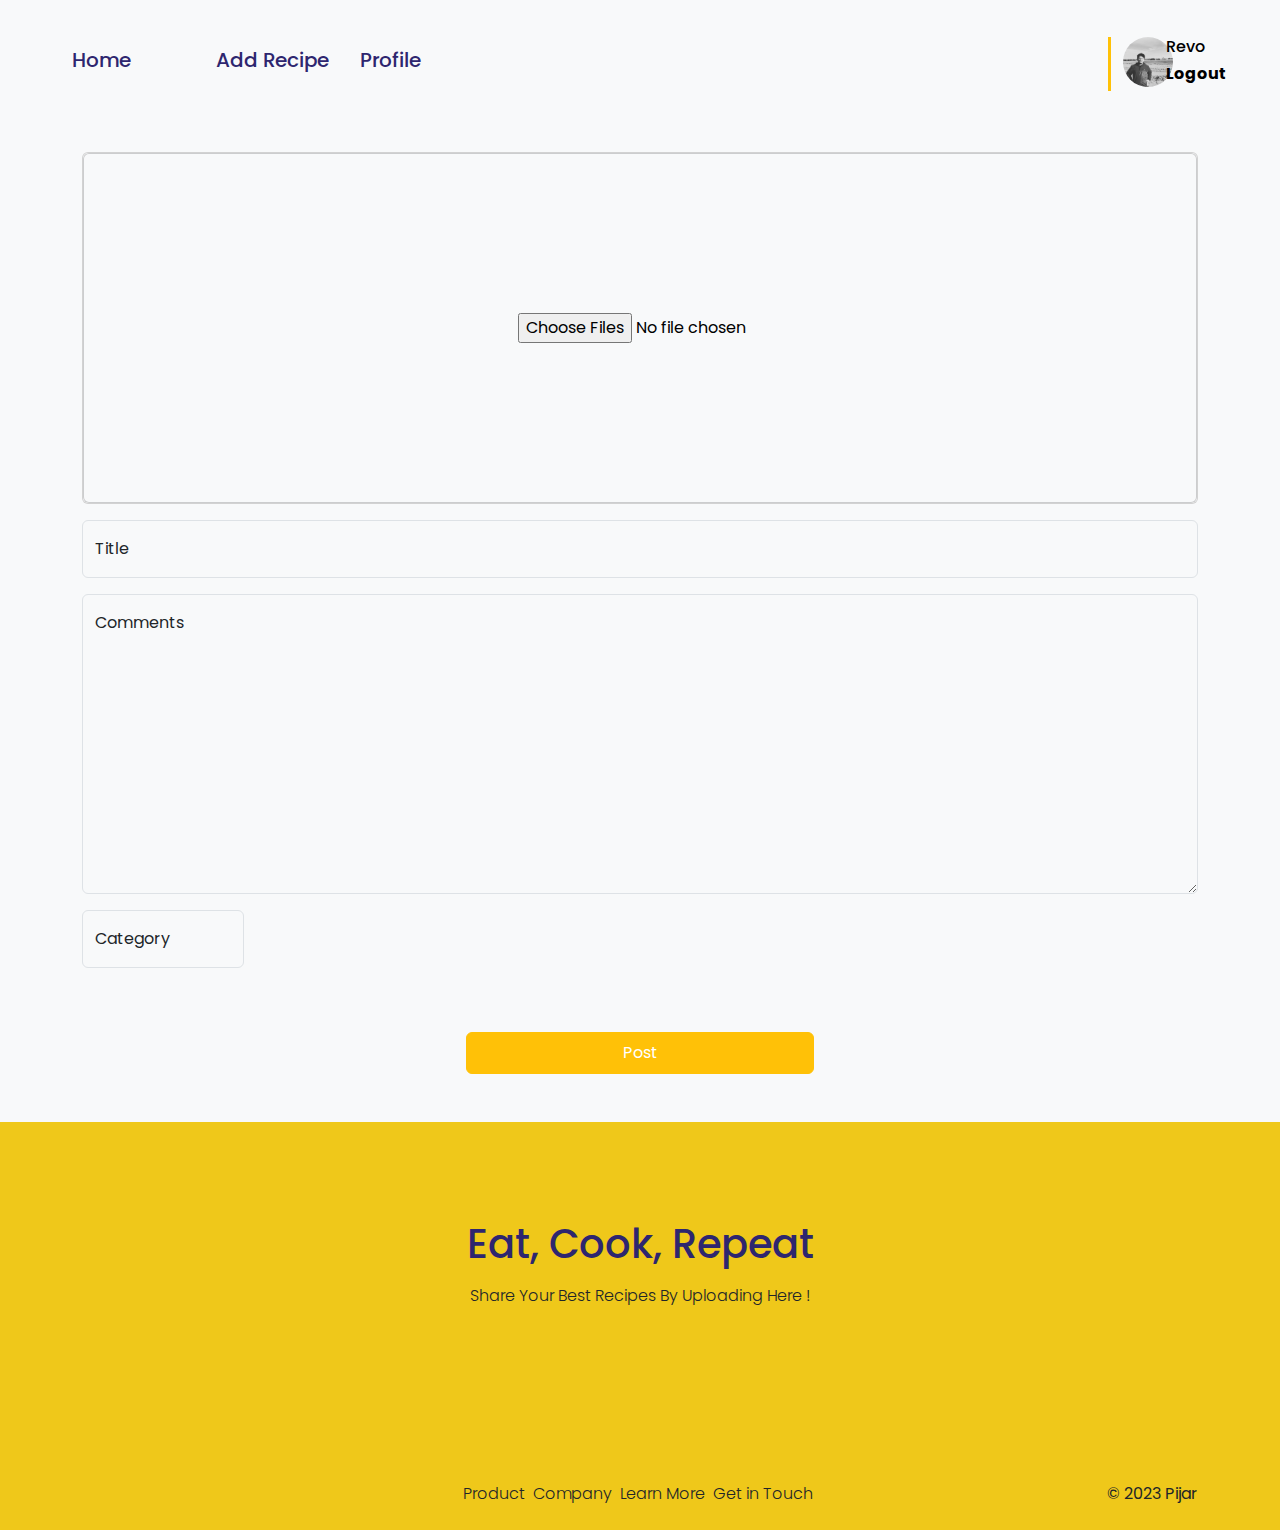
<file: views/menu/add-menu.html>
<!DOCTYPE html>
<html lang="en">
<head>
    <meta charset="UTF-8">
    <meta http-equiv="X-UA-Compatible" content="IE=edge">
    <meta name="viewport" content="width=device-width, initial-scale=1.0">
    <title>Add Menu</title>
    <!-- Bootstrap v5.3.x -->
    <link rel="stylesheet" href="https://cdn.jsdelivr.net/npm/bootstrap@5.3.0-alpha1/dist/css/bootstrap.min.css">
    <script src="https://cdn.jsdelivr.net/npm/bootstrap@5.3.0-alpha1/dist/js/bootstrap.bundle.min.js"></script>
    <!-- CSS -->
    <link rel="stylesheet" href="../../css/footer.css">
    <link rel="stylesheet" href="../../css/detail-profile.css">
    <!-- font Poppis-->
    <link href="https://fonts.googleapis.com/css2?family=Nunito:wght@200&family=Poppins:wght@200;500&display=swap" rel="stylesheet">
</head>
<body class="bg-light">
    <div class="container-fluid">
    <!--navabar-->
    <header>
        <nav class="navbar navbar-expand-lg bg-body-tertiary">
            <button class="navbar-toggler" type="button" data-bs-toggle="collapse" data-bs-target="#navbarNav" aria-controls="navbarNav" aria-expanded="false" aria-label="Toggle navigation">
                <span class="navbar-toggler-icon"></span>
            </button>
        <div class="container-fluid row pt-4">
            <div class="collapse navbar-collapse" id="navbarNav">
                <div class="collapse navbar-collapse col-md-6 col-12 row ps-5" id="navbarNav">
                    <div class="col-3 nav-item">
                        <h5><a href="../landing-page.html" style="text-decoration:none; color:inherit">Home</a></h5>
                    </div>
                    <div class="col-3 nav-item">
                        <h5><a href="../menu/add-menu.html" style="text-decoration:none; color:inherit">Add Recipe</a></h5>
                    </div>
                    <div class="col-3 nav-item">
                        <h5><a href="../profile/recipes-profile.html" style="text-decoration:none; color:inherit">Profile</a></h5>
                    </div>
                </div>
                <div class="col-md-6  col-12 row ps-5 navbar-brand">
                    <div class="col-8"></div>
                    <div class="col-4 ">
                        <div class="row">
                            <div class="col-5"></div>
                            <div class="col-3 border-start border-3 border-warning ">
                                <img src="../../images/BiodataR.jpg" alt="" class="rounded-circle align-items-center" style="width: 50px;">
                            </div>
                            <div class="col-4">
                                <h6><a href="../edit-Profile/detail-profile.html" style="text-decoration:none; color:inherit">Revo</a></h6>
                                <h6 class="fw-bolder"><a href="" data-bs-toggle="modal" data-bs-target="#logoutModal" style="text-decoration:none; color:inherit">Logout</a></h6>
                            </div>
                        </div>
                    </div>
                </div>
            </div>
        </div>
        </div>
    </nav>
    </header>
<main>
    <div class="container mt-5">
        <div class="card position-relative">
            <div class="card rounded w-100 bg-light" style="height: 350px;" ></div>
            <form action="/file-upload" class="dropzone position-absolute top-50 start-50 translate-middle text-center ms-5 text-black">
                <div class="fallback">
                    <input name="file" type="file" multiple />
                </div>
            </form>
        </div>
    </div>
    <div class="container mt-3">
        <div class="form-floating mb-3">
            <input type="text" class="form-control bg-light border" id="floatingInput" placeholder="name@example.com">
            <label for="floatingInput">Title</label>
        </div>
    </div>
    <div class="container">
        <div class="form-floating">
            <textarea class="form-control bg-light border" placeholder="Leave a comment here" id="floatingTextarea2" style="height: 300px"></textarea>
            <label for="floatingTextarea2">Comments</label>
        </div>
    </div>
    <div class="container mt-3">
        <div class="col-md-6 col-12 row">
            <div class="col-4">
                <div class="form-floating mb-3">
                    <input type="text" class="form-control bg-light border" id="floatingInput" placeholder="name@example.com">
                    <label for="floatingInput">Category</label>
                </div>
            </div>
        </div>
    </div>
    <div class="container mt-5 mb-5">
        <div class="container text-center">
            <div class="row">
                <div class="col"></div>
                <div class="col">
                    <button type="button" class="btn btn-warning text-white w-100 p-2">Post</button>
                </div>
                <div class="col"></div>
            </div>
            </div>
    </div>
</main>
    
    

<!-- footer -->
<div class="footer container-fluid text-center">
    <section>
        <div class="row d-flex text-center justify-content-center">
            <div class="col-lg-6">
                <h1 class="fs-1 mt-5">
                    Eat, Cook, Repeat
                </h1>
                <p class="fs-6 mt-3 fw-light">
                    Share Your Best Recipes By Uploading Here !
                </p>
            </div>
        </div>
    </section>
</div>
<div class="controler-fluid">
    <div class="footer-end p-2">
        <div class="container text-center">
            <div class="row p">
                <div class="col">
                </div>
                <div class="col">
                    <a href="" class="me-1 fw-light">
                        Product
                    </a>
                    <a href="" class="me-1 fw-light">
                        Company
                    </a>
                    <a href="" class="me-1 fw-light">
                        Learn More
                    </a>
                    <a href="" class="me-1 fw-light">
                        Get in Touch
                    </a>
                
                </div>
                <div class="col text-end mb-3">
                    <a href="" class="">
                        © 2023 Pijar
                    </a>
                </div>
            </div>
            </div>
        </div>
</div>
<script src="https://cdn.jsdelivr.net/npm/@popperjs/core@2.11.6/dist/umd/popper.min.js" integrity="sha384-oBqDVmMz9ATKxIep9tiCxS/Z9fNfEXiDAYTujMAeBAsjFuCZSmKbSSUnQlmh/jp3" crossorigin="anonymous"></script>
<script src="https://cdn.jsdelivr.net/npm/bootstrap@5.3.0-alpha1/dist/js/bootstrap.min.js" integrity="sha384-mQ93GR66B00ZXjt0YO5KlohRA5SY2XofN4zfuZxLkoj1gXtW8ANNCe9d5Y3eG5eD" crossorigin="anonymous"></script>
</body>
</html>
</file>
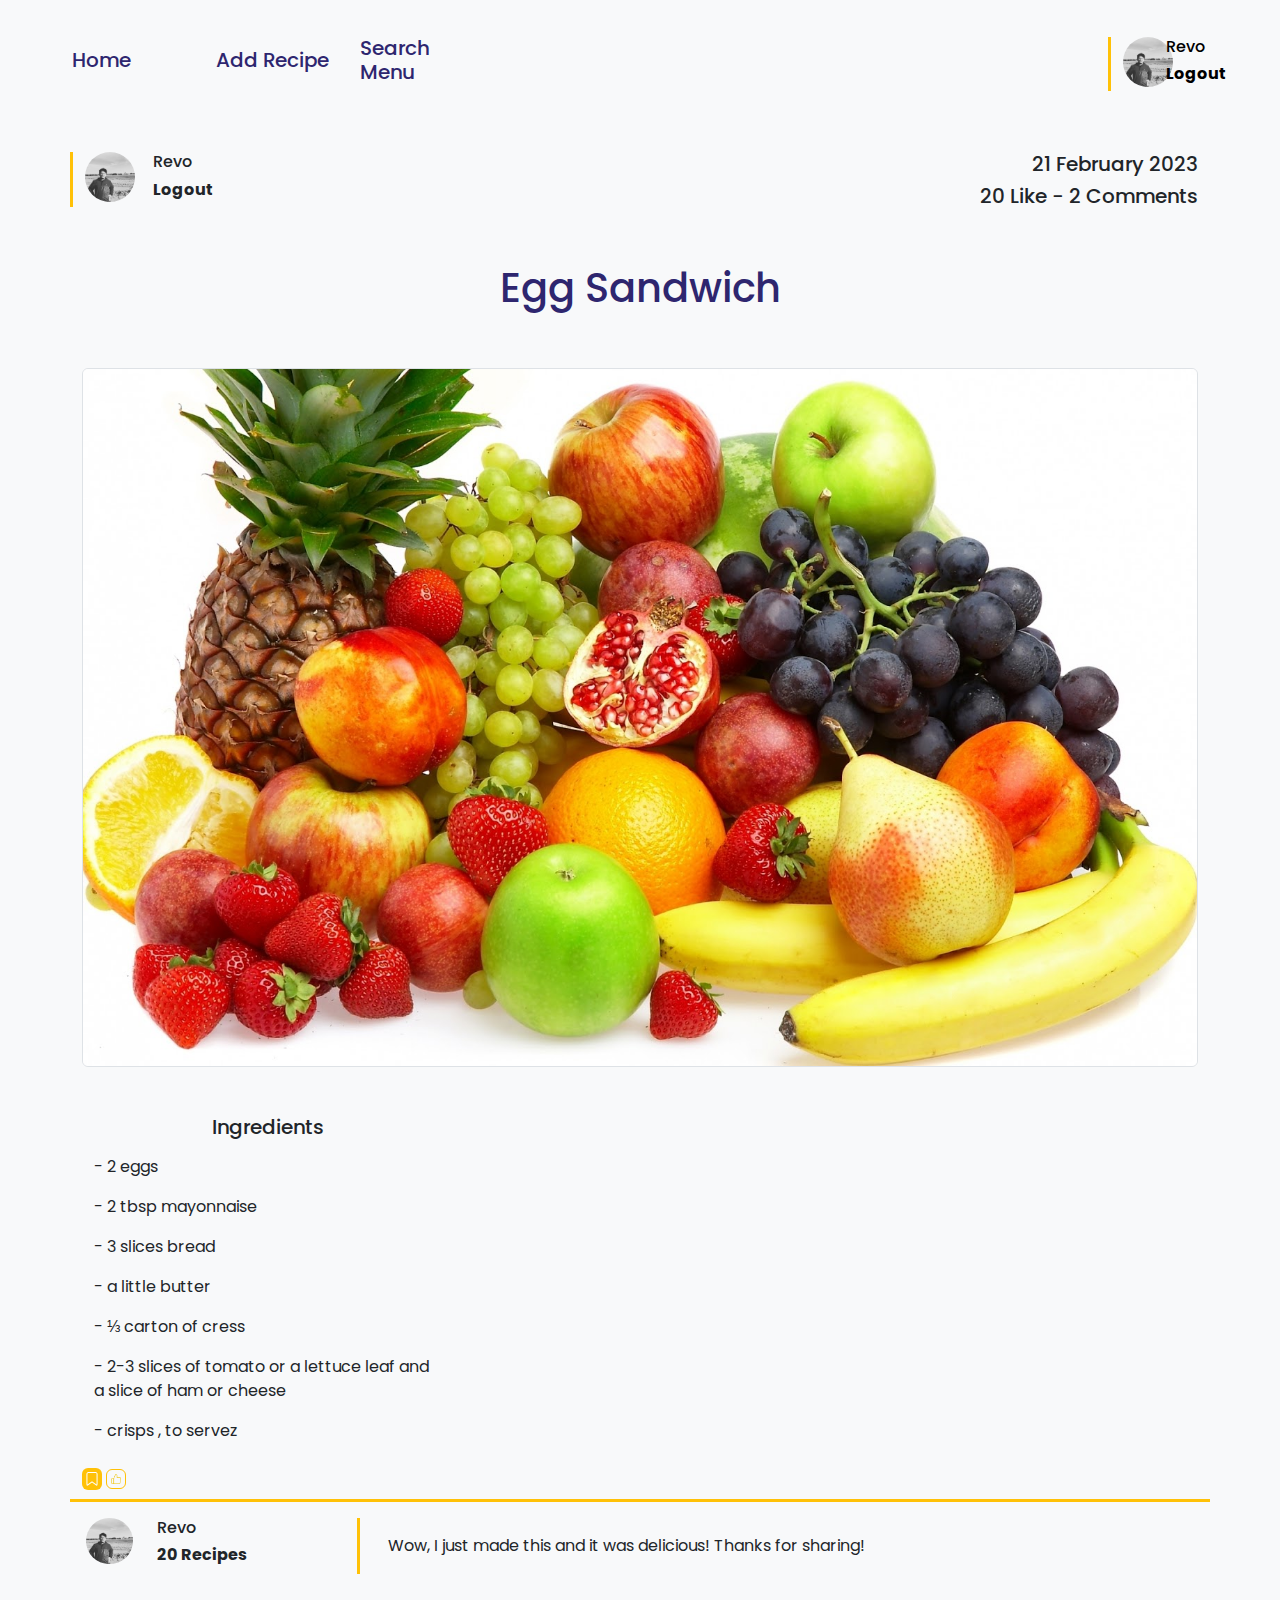
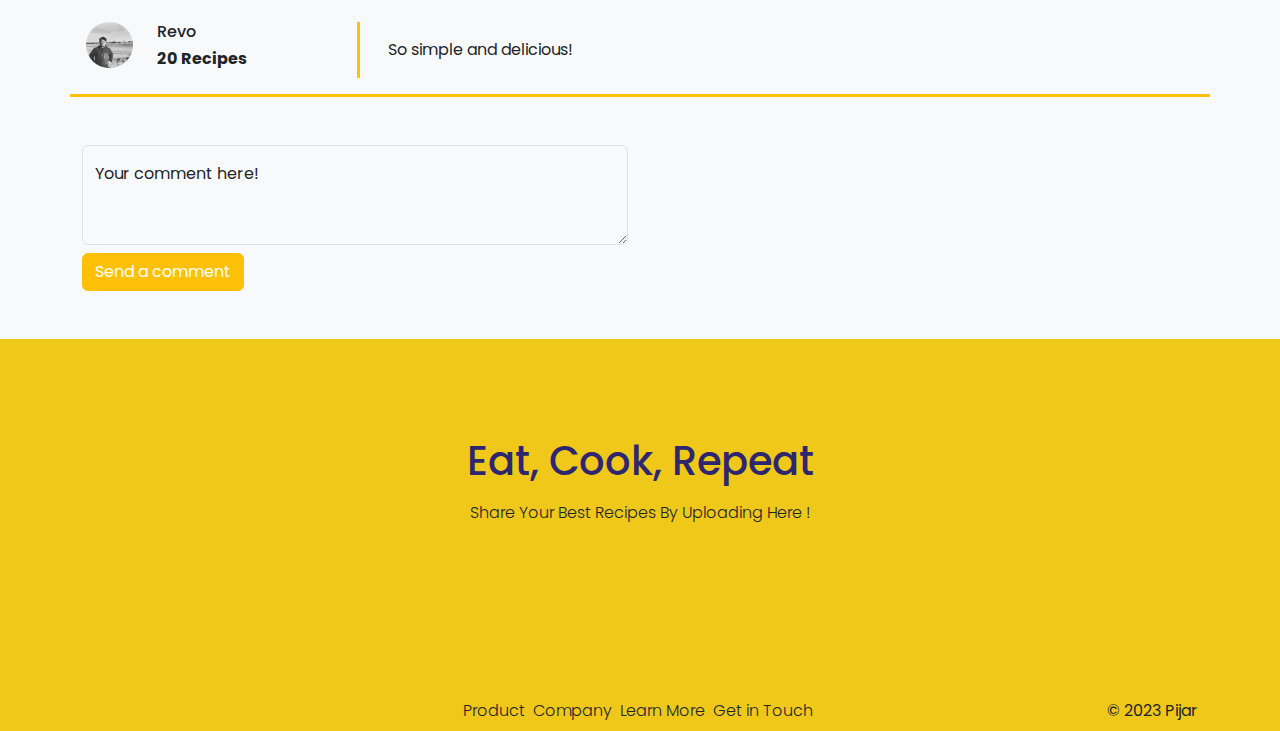
<file: views/menu/detail-menu.html>
<!DOCTYPE html>
<html lang="en">
<head>
    <meta charset="UTF-8">
    <meta http-equiv="X-UA-Compatible" content="IE=edge">
    <meta name="viewport" content="width=device-width, initial-scale=1.0">
    <title>Details Menu</title>
    <!-- Bootstrap v5.3.x -->
    <link rel="stylesheet" href="https://cdn.jsdelivr.net/npm/bootstrap@5.3.0-alpha1/dist/css/bootstrap.min.css">
    <script src="https://cdn.jsdelivr.net/npm/bootstrap@5.3.0-alpha1/dist/js/bootstrap.bundle.min.js"></script>
    <!-- CSS -->
    <link rel="stylesheet" href="../../css/footer.css">
    <link rel="stylesheet" href="../../css/detail-profile.css">
    <!-- font Poppis-->
    <link href="https://fonts.googleapis.com/css2?family=Nunito:wght@200&family=Poppins:wght@200;500&display=swap" rel="stylesheet">
</head>
<body class="bg-light">
    <div class="container-fluid">
    <!--navabar-->
    <header>
        <nav class="navbar navbar-expand-lg bg-body-tertiary">
            <button class="navbar-toggler" type="button" data-bs-toggle="collapse" data-bs-target="#navbarNav" aria-controls="navbarNav" aria-expanded="false" aria-label="Toggle navigation">
                <span class="navbar-toggler-icon"></span>
            </button>
        <div class="container-fluid row pt-4">
            <div class="collapse navbar-collapse" id="navbarNav">
                <div class="collapse navbar-collapse col-md-6 col-12 row ps-5" id="navbarNav">
                    <div class="col-3 nav-item">
                        <h5><a href="../menu/search-menu.html" style="text-decoration:none; color:inherit">Home</a></h5>
                    </div>
                    <div class="col-3 nav-item">
                        <h5><a href="../menu/add-menu.html" style="text-decoration:none; color:inherit">Add Recipe</a></h5>
                    </div>
                    <div class="col-3 nav-item">
                        <h5><a href="../menu/search-menu.html" style="text-decoration:none; color:inherit">Search Menu</a></h5>
                    </div>
                </div>
                <div class="col-md-6  col-12 row ps-5 navbar-brand">
                    <div class="col-8"></div>
                    <div class="col-4 ">
                        <div class="row">
                            <div class="col-5"></div>
                            <div class="col-3 border-start border-3 border-warning ">
                                <img src="../../images/BiodataR.jpg" alt="" class="rounded-circle align-items-center" style="width: 50px;">
                            </div>
                            <div class="col-4">
                                <h6><a href="../Edit-Profile/detail-profile.html" style="text-decoration:none; color:inherit">Revo</a></h6>
                                <h6 class="fw-bolder"><a href="" data-bs-toggle="modal" data-bs-target="#logoutModal" style="text-decoration:none; color:inherit">Logout</a></h6>
                            </div>
                        </div>
                    </div>
                </div>
            </div>
        </div>
        </div>
    </nav>
    </header>
    <!-- container profile and time-->
        <div class="container ">
            <div class="row pt-5">
                <div class="col ">
                    <div class="row">
                            <div class="col-3 border-start border-3 border-warning ">
                                <img src="../../images/BiodataR.jpg" alt="" class="rounded-circle" style="width: 50px;">
                            </div>
                            <div class="col">
                                <h6><a href="../Edit-Profile/detail-profile.html" style="text-decoration:none; color:inherit">Revo</a></h6>
                                    <h6 class="fw-bolder"><a href="" data-bs-toggle="modal" data-bs-target="#logoutModal" style="text-decoration:none; color:inherit">Logout</a></h6>
                            </div>
                        </div>
                </div>
                <div class="col-6"></div>
                <div class="col text-end">
                    <h5>21 February 2023</h5>
                    <h5>20 Like - 2 Comments</h5>

                </div>
            </div>
        </div>
    <!--container detail menu-->
    <div class="container">
        <div class="d-flex justify-content-center">
            <div class="row row-cols-3 mt-5 text-center">
                <div class="col-md-12">
                    <h1 class="cdm-h1">Egg Sandwich</h1>
                </div>
            </div>
        </div>
        <div class="d-flex justify-content-center">
            <div class="row row-cols-3 mt-5 text-center">
                <div class="col-md-12">
                    <img src="../../images/buah.jpg" alt="" class="img-fluid border rounded">
                </div>
            </div>
        </div>
    </div>
    <div class="container mb-2">
        <div class="container text-center">
            <div class="row mt-5">
                <div class="col-4">
                    <h5>Ingredients</h5>
                </div>
            </div>
            <div class="row mt-2">
                <div class="col-4">
                    <div class="row text-start">
                        <p>- 2 eggs</p>
                        <p>- 2 tbsp mayonnaise</p>
                        <p>- 3 slices bread</p>
                        <p>- a little butter</p>
                        <p>- ⅓ carton of cress</p>
                        <p>- 2-3 slices of tomato or a lettuce leaf and a slice of ham or cheese</p>
                        <p>- crisps , to servez</p>
                    </div>
                </div>
            </div>
        </div>
    </div>
    <div class="container mb-2">
        <div class="row">
                <div class="col ">
                    <div class="row">
                            <div class="col-3">
                                <img src="../../images/bookwhite.png" alt="" class="bg-warning p-1 rounded " style="width: 20px;">
                                <img src="../../images/like.png" alt="" class="border border-warning p-1 rounded" style="width: 20px;">
                            </div>
                        </div>
                </div>
                <div class="col-6"></div>
                <div class="col"></div>
            </div>
    </div>
    <div class="container border-top border-bottom border-3 border-warning p-3">
        <div class="row">
                <div class="col ">
                    <div class="row">
                            <div class="col-3 ">
                                <img src="../../images/BiodataR.jpg" alt="" class="rounded-circle img-fluid" style="width: 50px;">
                            </div>
                            <div class="col">
                                <h6><a href="../Edit-Profile/detail-profile.html" style="text-decoration:none; color:inherit">Revo</a></h6>
                                <h6 class="fw-bolder"> 20 Recipes</h6>
                            </div>
                        </div>
                </div>
                <div class="col-6 text-sm-start border-start border-3 border-warning">
                    <p class="m-3">Wow, I just made this and it was delicious! Thanks for sharing!</p>
                </div>
                <div class="col"></div>
            </div>

            <div class="row mt-5">
                <div class="col ">
                    <div class="row">
                            <div class="col-3 ">
                                <img src="../../images/BiodataR.jpg" alt="" class="rounded-circle img-fluid" style="width: 50px;">
                            </div>
                            <div class="col">
                                <h6><a href="../Edit-Profile/detail-profile.html" style="text-decoration:none; color:inherit">Revo</a></h6>
                                <h6 class="fw-bolder"> 20 Recipes</h6>
                            </div>
                        </div>
                </div>
                <div class="col-6 text-sm-start border-start border-3 border-warning">
                    <p class="m-3">So simple and delicious!</p>
                </div>
                <div class="col"></div>
            </div>
    </div>

    <!-- comentar -->
    <div class="container mb-5">
        <div class="row row-cols-2 mt-5 bg-light">
            <div class="col">
                <div class="form-floating">
                    <textarea class="form-control rounded border-1 bg-light" placeholder="Leave a comment here" id="floatingTextarea2" style="height: 100px"></textarea>
                    <label for="floatingTextarea2">Your comment here!</label>
                </div>
            </div>
        </div>
        <div class="row row-cols-4 mt-2">
            <div class="col">
                <button class="btn btn-warning text-white">Send a comment</button>
            </div>
        </div>
    </div>
</div>

<!-- footer -->
<div class="footer container-fluid text-center">
    <section>
        <div class="row d-flex text-center justify-content-center">
            <div class="col-lg-6">
                <h1 class="fs-1 mt-5">
                    Eat, Cook, Repeat
                </h1>
                <p class="fs-6 mt-3 fw-light">
                    Share Your Best Recipes By Uploading Here !
                </p>
            </div>
        </div>
    </section>
</div>
<div class="controler-fluid">
    <div class="footer-end p-2">
        <div class="container text-center">
            <div class="row p">
                <div class="col">
                </div>
                <div class="col">
                    <a href="" class="me-1 fw-light">
                        Product
                    </a>
                    <a href="" class="me-1 fw-light">
                        Company
                    </a>
                    <a href="" class="me-1 fw-light">
                        Learn More
                    </a>
                    <a href="" class="me-1 fw-light">
                        Get in Touch
                    </a>
                
                </div>
                <div class="col text-end">
                    <a href="" class="">
                        © 2023 Pijar
                    </a>
                </div>
            </div>
            </div>
        </div>
</div>
<script src="https://cdn.jsdelivr.net/npm/@popperjs/core@2.11.6/dist/umd/popper.min.js" integrity="sha384-oBqDVmMz9ATKxIep9tiCxS/Z9fNfEXiDAYTujMAeBAsjFuCZSmKbSSUnQlmh/jp3" crossorigin="anonymous"></script>
<script src="https://cdn.jsdelivr.net/npm/bootstrap@5.3.0-alpha1/dist/js/bootstrap.min.js" integrity="sha384-mQ93GR66B00ZXjt0YO5KlohRA5SY2XofN4zfuZxLkoj1gXtW8ANNCe9d5Y3eG5eD" crossorigin="anonymous"></script>
</body>
</html>
</file>
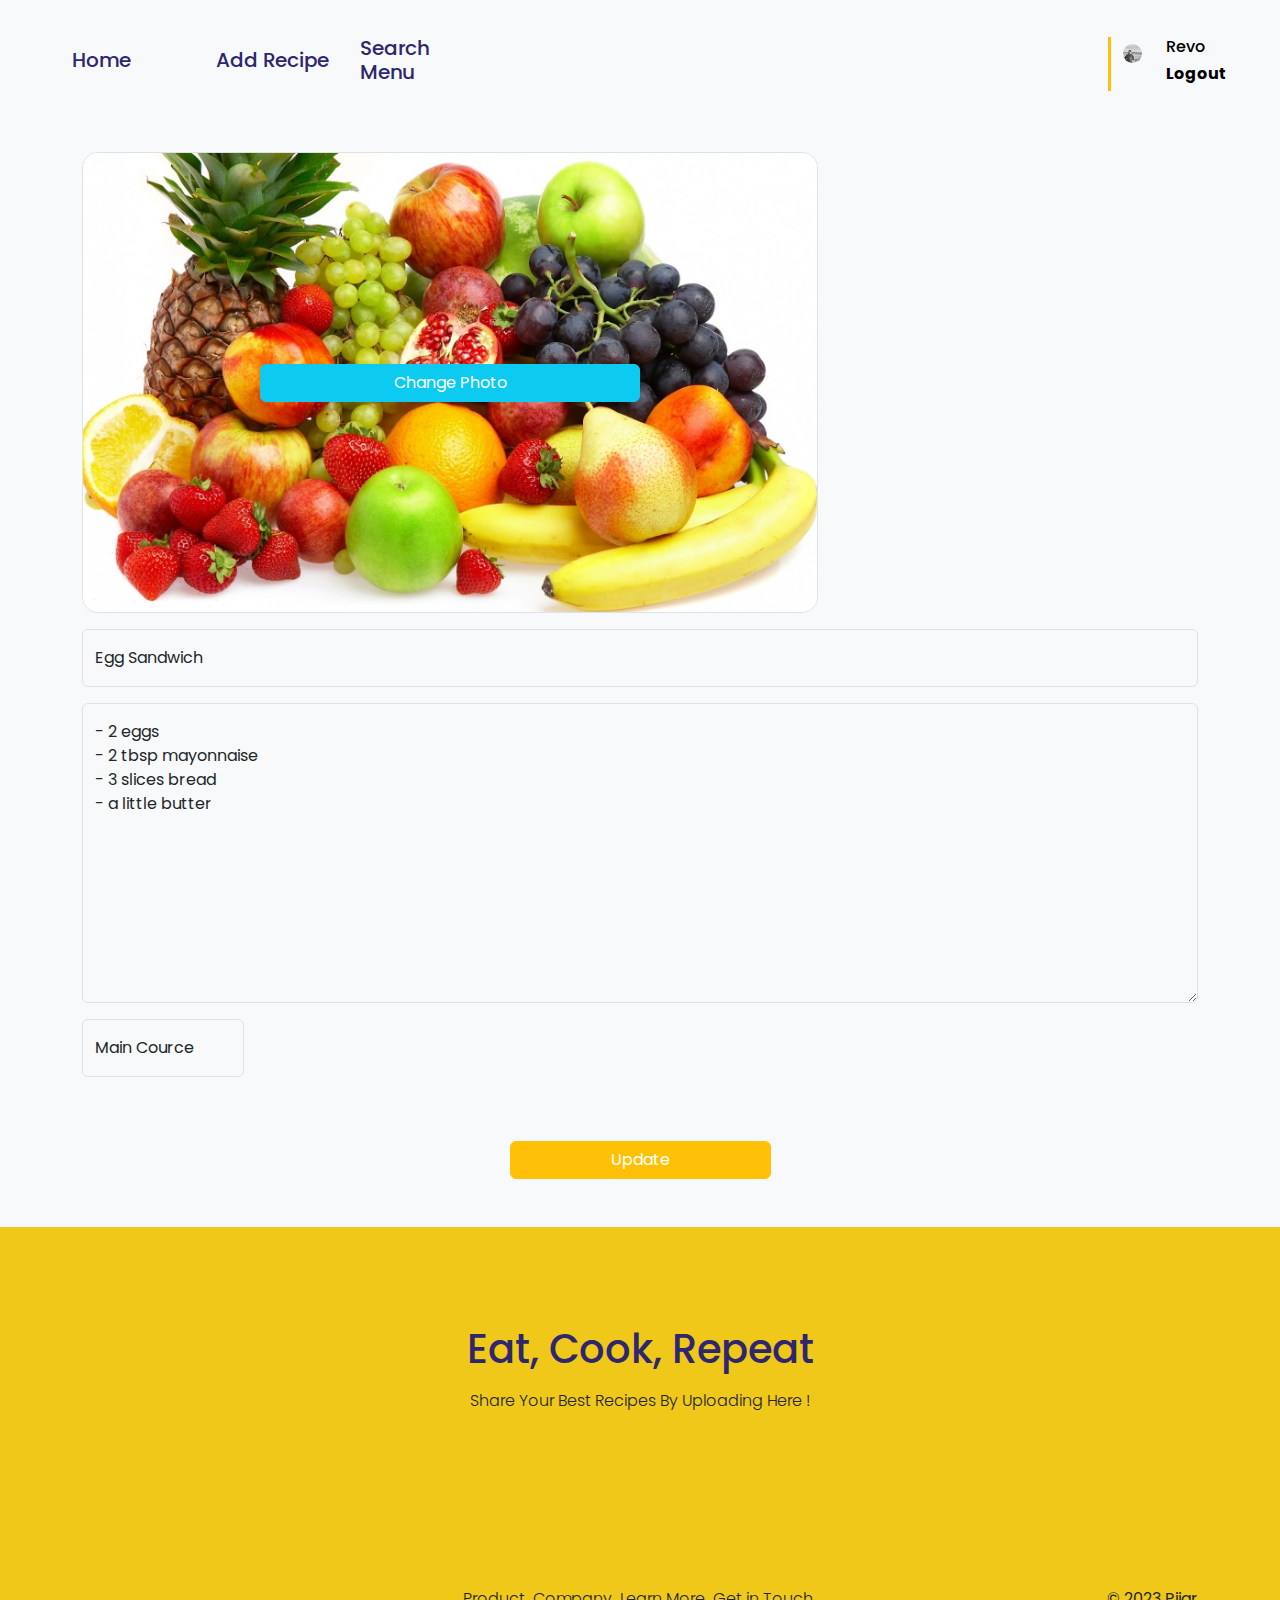
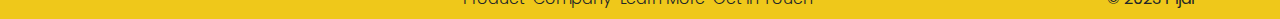
<file: views/menu/edit-menu.html>
<!DOCTYPE html>
<html lang="en">
<head>
    <meta charset="UTF-8">
    <meta http-equiv="X-UA-Compatible" content="IE=edge">
    <meta name="viewport" content="width=device-width, initial-scale=1.0">
    <title>Edit Menu</title>
    <!-- Bootstrap v5.3.x -->
    <link rel="stylesheet" href="https://cdn.jsdelivr.net/npm/bootstrap@5.3.0-alpha1/dist/css/bootstrap.min.css">
    <script src="https://cdn.jsdelivr.net/npm/bootstrap@5.3.0-alpha1/dist/js/bootstrap.bundle.min.js"></script>
    <!-- CSS -->
    <link rel="stylesheet" href="../../css/footer.css">
    <link rel="stylesheet" href="../../css/detail-profile.css">
    <!-- font Poppis-->
    <link href="https://fonts.googleapis.com/css2?family=Nunito:wght@200&family=Poppins:wght@200;500&display=swap" rel="stylesheet">
</head>
<body class="bg-light">
    <div class="container-fluid">
    <!--navabar-->
    <header>
        <nav class="navbar navbar-expand-lg bg-body-tertiary">
            <button class="navbar-toggler" type="button" data-bs-toggle="collapse" data-bs-target="#navbarNav" aria-controls="navbarNav" aria-expanded="false" aria-label="Toggle navigation">
                <span class="navbar-toggler-icon"></span>
            </button>
        <div class="container-fluid row pt-4">
            <div class="collapse navbar-collapse" id="navbarNav">
                <div class="collapse navbar-collapse col-md-6 col-12 row ps-5" id="navbarNav">
                    <div class="col-3 nav-item">
                        <h5><a href="../menu/search-menu.html" style="text-decoration:none; color:inherit">Home</a></h5>
                    </div>
                    <div class="col-3 nav-item">
                        <h5><a href="../menu/add-menu.html" style="text-decoration:none; color:inherit">Add Recipe</a></h5>
                    </div>
                    <div class="col-3 nav-item">
                        <h5><a href="../menu/search-menu.html" style="text-decoration:none; color:inherit">Search Menu</a></h5>
                    </div>
                </div>
                <div class="col-md-6  col-12 row ps-5 navbar-brand">
                    <div class="col-8"></div>
                    <div class="col-4 ">
                        <div class="row">
                            <div class="col-5"></div>
                            <div class="col-3 border-start border-3 border-warning ">
                                <img src="../../images/BiodataR.jpg" alt="" class="img-fluid rounded-circle align-items-center" style="width: 50px;">
                            </div>
                            <div class="col-4">
                                <h6><a href="../Edit-Profile/detail-profile.html" style="text-decoration:none; color:inherit">Revo</a></h6>
                                <h6 class="fw-bolder"><a href="" data-bs-toggle="modal" data-bs-target="#logoutModal" style="text-decoration:none; color:inherit">Logout</a></h6>
                            </div>
                        </div>
                    </div>
                </div>
            </div>
        </div>
    </nav>
    </header>
    <div class="container mt-5">
        <div class="row">
            <div class="col-md-8 position-relative">
                    <img src="../../images/buah.jpg" alt="" class="img-fluid border rounded rounded-4">
                    <button type="button" class="btn btn-info position-absolute top-50 start-50 translate-middle text-white w-50">Change Photo</button>
            </div>
            </div>
            <div class="col-4"></div>
    </div>
    <div class="container mt-3">
        <div class="form-floating mb-3">
            <input type="text" class="form-control bg-light border" id="floatingInput" placeholder="name@example.com">
            <label for="floatingInput">Egg Sandwich</label>
        </div>
    </div>
    <div class="container">
        <div class="form-floating">
            <textarea class="form-control bg-light border" placeholder="Leave a comment here" id="floatingTextarea2" style="height: 300px"></textarea>
            <label for="floatingTextarea2">- 2 eggs <br> - 2 tbsp mayonnaise <br> - 3 slices bread <br> - a little butter
            </label>
        </div>
    </div>
    <div class="container mt-3">
        <div class="col-md-6 col-12 row">
            <div class="col-4">
                <div class="form-floating mb-3">
                    <input type="text" class="form-control bg-light border" id="floatingInput" placeholder="name@example.com">
                    <label for="floatingInput">Main Cource</label>
                </div>
            </div>
        </div>
    </div>
    <div class="container mt-5 mb-5">
        <div class="row row-col-12 mt-2">
            <div class="col"></div>
            <div class="col-3 text-center">
                <button class="btn btn-warning text-white w-100">Update</button>
            </div>
            <div class="col"></div>
        </div>
    </div>
</div>
<!-- footer -->
<div class="footer container-fluid text-center">
    <section>
        <div class="row d-flex text-center justify-content-center">
            <div class="col-lg-6">
                <h1 class="fs-1 mt-5">
                    Eat, Cook, Repeat
                </h1>
                <p class="fs-6 mt-3 fw-light">
                    Share Your Best Recipes By Uploading Here !
                </p>
            </div>
        </div>
    </section>
</div>
<div class="controler-fluid">
    <div class="footer-end p-2">
        <div class="container text-center">
            <div class="row p">
                <div class="col">
                </div>
                <div class="col">
                    <a href="" class="me-1 fw-light">
                        Product
                    </a>
                    <a href="" class="me-1 fw-light">
                        Company
                    </a>
                    <a href="" class="me-1 fw-light">
                        Learn More
                    </a>
                    <a href="" class="me-1 fw-light">
                        Get in Touch
                    </a>
                
                </div>
                <div class="col text-end">
                    <a href="" class="">
                        © 2023 Pijar
                    </a>
                </div>
            </div>
            </div>
        </div>
</div>
<script src="https://cdn.jsdelivr.net/npm/@popperjs/core@2.11.6/dist/umd/popper.min.js" integrity="sha384-oBqDVmMz9ATKxIep9tiCxS/Z9fNfEXiDAYTujMAeBAsjFuCZSmKbSSUnQlmh/jp3" crossorigin="anonymous"></script>
<script src="https://cdn.jsdelivr.net/npm/bootstrap@5.3.0-alpha1/dist/js/bootstrap.min.js" integrity="sha384-mQ93GR66B00ZXjt0YO5KlohRA5SY2XofN4zfuZxLkoj1gXtW8ANNCe9d5Y3eG5eD" crossorigin="anonymous"></script>
</body>
</html>
</file>
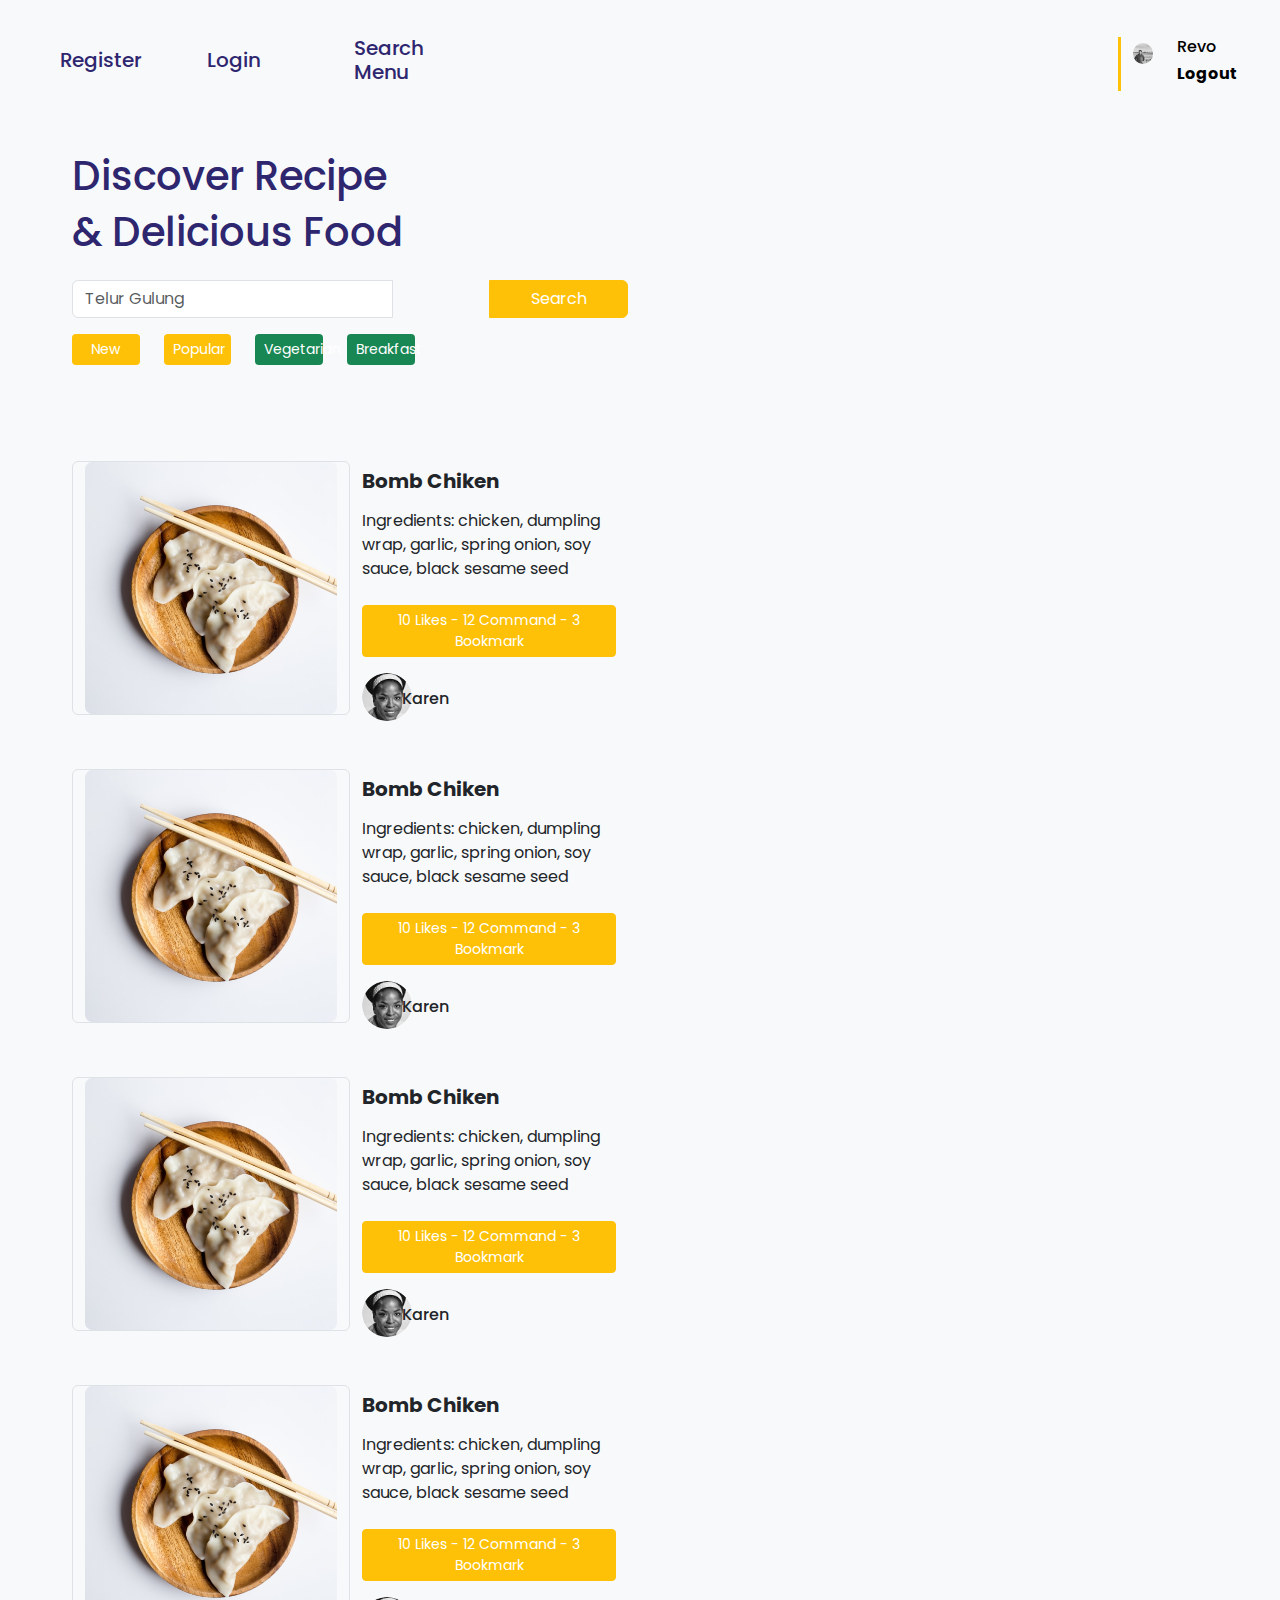
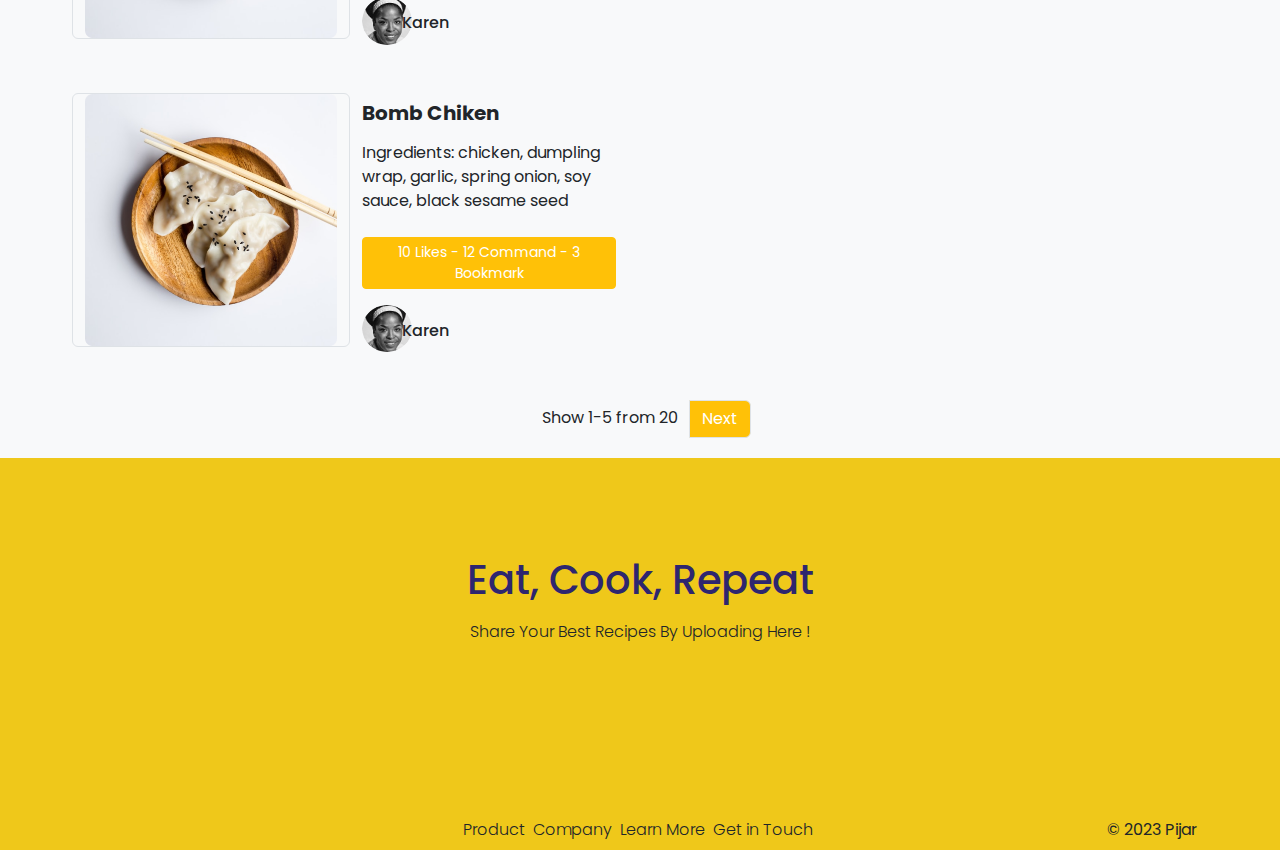
<file: views/menu/search-menu.html>
<!DOCTYPE html>
<html lang="en">
<head>
    <meta charset="UTF-8">
    <meta http-equiv="X-UA-Compatible" content="IE=edge">
    <meta name="viewport" content="width=device-width, initial-scale=1.0">
    <title>Search Menu</title>
    <!-- Bootstrap v5.3.x -->
    <link rel="stylesheet" href="https://cdn.jsdelivr.net/npm/bootstrap@5.3.0-alpha1/dist/css/bootstrap.min.css">
    <script src="https://cdn.jsdelivr.net/npm/bootstrap@5.3.0-alpha1/dist/js/bootstrap.bundle.min.js"></script>
    <!-- font Poppis-->
    <link href="https://fonts.googleapis.com/css2?family=Nunito:wght@200&family=Poppins:wght@200;500&display=swap" rel="stylesheet">
    <!-- CSS -->
    <link rel="stylesheet" href="../../css/detail-profile.css">
    <link rel="stylesheet" href="../../css/footer.css">
</head>
<body class="bg-light">
    <!--navabar-->
    <header>
        <nav class="navbar navbar-expand-lg bg-body-tertiary">
            <button class="navbar-toggler" type="button" data-bs-toggle="collapse" data-bs-target="#navbarNav" aria-controls="navbarNav" aria-expanded="false" aria-label="Toggle navigation">
                <span class="navbar-toggler-icon"></span>
            </button>
        <div class="container-fluid row pt-4">
            <div class="collapse navbar-collapse" id="navbarNav">
                <div class="collapse navbar-collapse col-md-6 col-12 row ps-5" id="navbarNav">
                    <div class="col-3 nav-item">
                        <h5><a href="../auth/registrasi.html" style="text-decoration:none; color:inherit">Register</a></h5>
                    </div>
                    <div class="col-3 nav-item">
                        <h5><a href="../auth/login.html" style="text-decoration:none; color:inherit">Login</a></h5>
                    </div>
                    <div class="col-3 nav-item">
                        <h5><a href="./search-menu.html" style="text-decoration:none; color:inherit">Search Menu</a></h5>
                    </div>
                </div>
                <div class="col-md-6  col-12 row ps-5 navbar-brand">
                    <div class="col-8"></div>
                    <div class="col-4 ">
                        <div class="row">
                            <div class="col-5"></div>
                            <div class="col-3 border-start border-3 border-warning ">
                                <img src="../../images/BiodataR.jpg" alt="" class="img-fluid rounded-circle align-items-center" style="width: 50px;">
                            </div>
                            <div class="col-4">
                                <h6><a href="../Edit-Profile/detail-profile.html" style="text-decoration:none; color:inherit">Revo</a></h6>
                                <h6 class="fw-bolder"><a href="" data-bs-toggle="modal" data-bs-target="#logoutModal" style="text-decoration:none; color:inherit">Logout</a></h6>
                            </div>
                        </div>
                    </div>
                </div>
            </div>
        </div>
    </nav>
    </header>
    <main>
        <div class="container-fluid">
            <!-- title -->
            <div class="row mt-5">
                <div class="col-6">
                    <div class="row row-cols-1 row-cols-md-1 ms-5">
                        <div class="col">
                            <h1>Discover Recipe</h1>
                        </div>
                        <div class="col">
                            <h1>& Delicious Food</h1>
                        </div>
                    </div>
                </div>
            </div>
            <!-- search -->
            <div class="row mt-3">
                <div class="col-6">
                    <div class="row row-cols-1 row-cols-md-1 ms-5">
                        <div class="input-group">
                            <input type="text" class="form-control me-5" placeholder="Telur Gulung" aria-label="Recipes" aria-describedby="button-addon2">
                            <button class="btn btn-warning text-white ms-5 w-25" type="button" id="button-addon2">Search</button>
                        </div>
                    </div>
                </div>
            </div>
            <!-- menu bar -->
            <div class="row mt-3"> 
                <div class="col-4">
                    <div class="row row-cols-1 row-cols-md-4 ms-5">
                        <div class="col"><button class="btn btn-sm bg-warning text-white w-100">New</button></div>
                        <div class="col"><button class="btn btn-sm bg-warning text-white w-100">Popular</button></div>
                        <div class="col"><button class="btn btn-sm bg-success text-white w-100">Vegetarian</button></div>
                        <div class="col"><button class="btn btn-sm bg-success text-white w-100">Breakfast</button></div>
                    </div>
                </div>
            </div>
            <!-- main menu -->
            <div class="row mt-5">
                <div class="col-6">
                    <div class="list-group">
                        <div class="container-fluid text-center mt-5">
                            <div class="row row-cols-md-2 ms-5">
                                <div class="col">
                                    <div class="row">
                                        <img src="../../images/boomchicken.png" alt="" class="border rounded"> 
                                    </div>
                                </div>
                                <div class="col">
                                    <div class="row">
                                        <div class="" id="title">
                                            <h5 class="text-start mt-2 fw-bold">Bomb Chiken</h5>
                                        </div>
                                        <div class="mt-2" id="Ingredients">
                                            <p class="text-start">Ingredients: chicken, dumpling wrap, garlic, spring onion, soy sauce, black sesame seed</p>
                                        </div>
                                        <div class="mt-2">
                                            <button class="btn btn-warning btn-sm text-white shadow-none  w-100">10 Likes - 12 Command - 3 Bookmark</button>
                                        </div>
                                        <div class="col-4 mt-3">
                                                <div class="row">
                                                    <div class="col-3">
                                                        <img src="../../images/org.png" alt="" class="rounded-circle align-items-center" style="width: 50px;">
                                                    </div>
                                                    <div class="col-4">
                                                        <h6 class="text-center mt-3 ms-3"><a href="#" style="text-decoration:none; color:inherit">Karen</a></h6>
                                                    </div>
                                                </div>
                                            </div>
                                        </div>
                                    </div>
                                    </div>
                                </div>

                                <div class="container-fluid text-center mt-5">
                            <div class="row row-cols-md-2 ms-5">
                                <div class="col">
                                    <div class="row">
                                        <img src="../../images/boomchicken.png" alt="" class="border rounded"> 
                                    </div>
                                </div>
                                <div class="col">
                                    <div class="row">
                                        <div class="" id="title">
                                            <h5 class="text-start mt-2 fw-bold">Bomb Chiken</h5>
                                        </div>
                                        <div class="mt-2" id="Ingredients">
                                            <p class="text-start">Ingredients: chicken, dumpling wrap, garlic, spring onion, soy sauce, black sesame seed</p>
                                        </div>
                                        <div class="mt-2">
                                            <button class="btn btn-warning btn-sm text-white shadow-none  w-100">10 Likes - 12 Command - 3 Bookmark</button>
                                        </div>
                                        <div class="col-4 mt-3">
                                                <div class="row">
                                                    <div class="col-3">
                                                        <img src="../../images/org.png" alt="" class="rounded-circle align-items-center" style="width: 50px;">
                                                    </div>
                                                    <div class="col-4">
                                                        <h6 class="text-center mt-3 ms-3"><a href="#" style="text-decoration:none; color:inherit">Karen</a></h6>
                                                    </div>
                                                </div>
                                            </div>
                                        </div>
                                    </div>
                                    </div>
                                </div>

                                <div class="container-fluid text-center mt-5">
                            <div class="row row-cols-md-2 ms-5">
                                <div class="col">
                                    <div class="row">
                                        <img src="../../images/boomchicken.png" alt="" class="border rounded"> 
                                    </div>
                                </div>
                                <div class="col">
                                    <div class="row">
                                        <div class="" id="title">
                                            <h5 class="text-start mt-2 fw-bold">Bomb Chiken</h5>
                                        </div>
                                        <div class="mt-2" id="Ingredients">
                                            <p class="text-start">Ingredients: chicken, dumpling wrap, garlic, spring onion, soy sauce, black sesame seed</p>
                                        </div>
                                        <div class="mt-2">
                                            <button class="btn btn-warning btn-sm text-white shadow-none  w-100">10 Likes - 12 Command - 3 Bookmark</button>
                                        </div>
                                        <div class="col-4 mt-3">
                                                <div class="row">
                                                    <div class="col-3">
                                                        <img src="../../images/org.png" alt="" class="rounded-circle align-items-center" style="width: 50px;">
                                                    </div>
                                                    <div class="col-4">
                                                        <h6 class="text-center mt-3 ms-3"><a href="#" style="text-decoration:none; color:inherit">Karen</a></h6>
                                                    </div>
                                                </div>
                                            </div>
                                        </div>
                                    </div>
                                    </div>
                                </div>

                                <div class="container-fluid text-center mt-5">
                            <div class="row row-cols-md-2 ms-5">
                                <div class="col">
                                    <div class="row">
                                        <img src="../../images/boomchicken.png" alt="" class="border rounded"> 
                                    </div>
                                </div>
                                <div class="col">
                                    <div class="row">
                                        <div class="" id="title">
                                            <h5 class="text-start mt-2 fw-bold">Bomb Chiken</h5>
                                        </div>
                                        <div class="mt-2" id="Ingredients">
                                            <p class="text-start">Ingredients: chicken, dumpling wrap, garlic, spring onion, soy sauce, black sesame seed</p>
                                        </div>
                                        <div class="mt-2">
                                            <button class="btn btn-warning btn-sm text-white shadow-none  w-100">10 Likes - 12 Command - 3 Bookmark</button>
                                        </div>
                                        <div class="col-4 mt-3">
                                                <div class="row">
                                                    <div class="col-3">
                                                        <img src="../../images/org.png" alt="" class="rounded-circle align-items-center" style="width: 50px;">
                                                    </div>
                                                    <div class="col-4">
                                                        <h6 class="text-center mt-3 ms-3"><a href="#" style="text-decoration:none; color:inherit">Karen</a></h6>
                                                    </div>
                                                </div>
                                            </div>
                                        </div>
                                    </div>
                                    </div>
                                </div>

                                <div class="container-fluid text-center mt-5">
                            <div class="row row-cols-md-2 ms-5">
                                <div class="col">
                                    <div class="row">
                                        <img src="../../images/boomchicken.png" alt="" class="border rounded"> 
                                    </div>
                                </div>
                                <div class="col">
                                    <div class="row">
                                        <div class="" id="title">
                                            <h5 class="text-start mt-2 fw-bold">Bomb Chiken</h5>
                                        </div>
                                        <div class="mt-2" id="Ingredients">
                                            <p class="text-start">Ingredients: chicken, dumpling wrap, garlic, spring onion, soy sauce, black sesame seed</p>
                                        </div>
                                        <div class="mt-2">
                                            <button class="btn btn-warning btn-sm text-white shadow-none  w-100">10 Likes - 12 Command - 3 Bookmark</button>
                                        </div>
                                        <div class="col-4 mt-3">
                                                <div class="row">
                                                    <div class="col-3">
                                                        <img src="../../images/org.png" alt="" class="rounded-circle align-items-center" style="width: 50px;">
                                                    </div>
                                                    <div class="col-4">
                                                        <h6 class="text-center mt-3 ms-3"><a href="#" style="text-decoration:none; color:inherit">Karen</a></h6>
                                                    </div>
                                                </div>
                                            </div>
                                        </div>
                                    </div>
                                    </div>
                                </div>
                                
                    </div>
                </div>

                
            </div>
            <!-- preview -->
            <div class="controler mt-5">
                <nav aria-label="Page navigation example">
                    <ul class="pagination justify-content-center">
                        <li class="page-item "><a class="page-link border-0 bg-light" style="text-decoration:none; color:inherit">Show 1-5 from 20</a></li>
                        <li class="page-item disabled">
                            <a class="page-link bg-warning text-white">Next</a>
                        </li>
                    </li>
                </ul>
            </nav>
        </div>
    </div>
</main>
<!-- footer -->
<div class="footer container-fluid text-center">
    <section>
        <div class="row d-flex text-center justify-content-center">
            <div class="col-lg-6">
                <h1 class="fs-1 mt-5">
                    Eat, Cook, Repeat
                </h1>
                <p class="fs-6 mt-3 fw-light">
                    Share Your Best Recipes By Uploading Here !
                </p>
            </div>
        </div>
    </section>
</div>
<div class="footer-end p-2">
    <div class="container text-center">
        <div class="row p">
            <div class="col">
            </div>
            <div class="col">
                <a href="" class="me-1 fw-light">
                    Product
                </a>
                <a href="" class="me-1 fw-light">
                    Company
                </a>
                <a href="" class="me-1 fw-light">
                    Learn More
                </a>
                <a href="" class="me-1 fw-light">
                    Get in Touch
                </a>
            
            </div>
            <div class="col text-end">
                <a href="" class="">
                    © 2023 Pijar
                </a>
            </div>
        </div>
        </div>
    </div>
<!--Logout Modal-->
        <div class=" modal fade" id="logoutModal" tabindex="-1" aria-labelledby="exampleModalLabel" aria-hidden="true">
        <div class="modal-dialog modal-dialog-centered ">
            <div class="modal-content">
            <div class="modal-body">
                <div class="text-center">
                    <h3 class="text-warning mb-5">You want to logout?</h3>
                    <button class="btn btn-warning text-white shadow-none p-1 w-100"><a href="../Change-Password/change-profile.html" style="text-decoration:none; color:inherit">OK</a></button>
                    <button class="btn btn-secondary text-white shadow-none p-1 w-100 mt-3" data-bs-dismiss="modal">Cancel</button>

                </div>
            </div>
            </div>
        </div>
    </div>
<script src="https://cdn.jsdelivr.net/npm/@popperjs/core@2.11.6/dist/umd/popper.min.js" integrity="sha384-oBqDVmMz9ATKxIep9tiCxS/Z9fNfEXiDAYTujMAeBAsjFuCZSmKbSSUnQlmh/jp3" crossorigin="anonymous"></script>
<script src="https://cdn.jsdelivr.net/npm/bootstrap@5.3.0-alpha1/dist/js/bootstrap.min.js" integrity="sha384-mQ93GR66B00ZXjt0YO5KlohRA5SY2XofN4zfuZxLkoj1gXtW8ANNCe9d5Y3eG5eD" crossorigin="anonymous"></script>
</body>
</html>
</file>
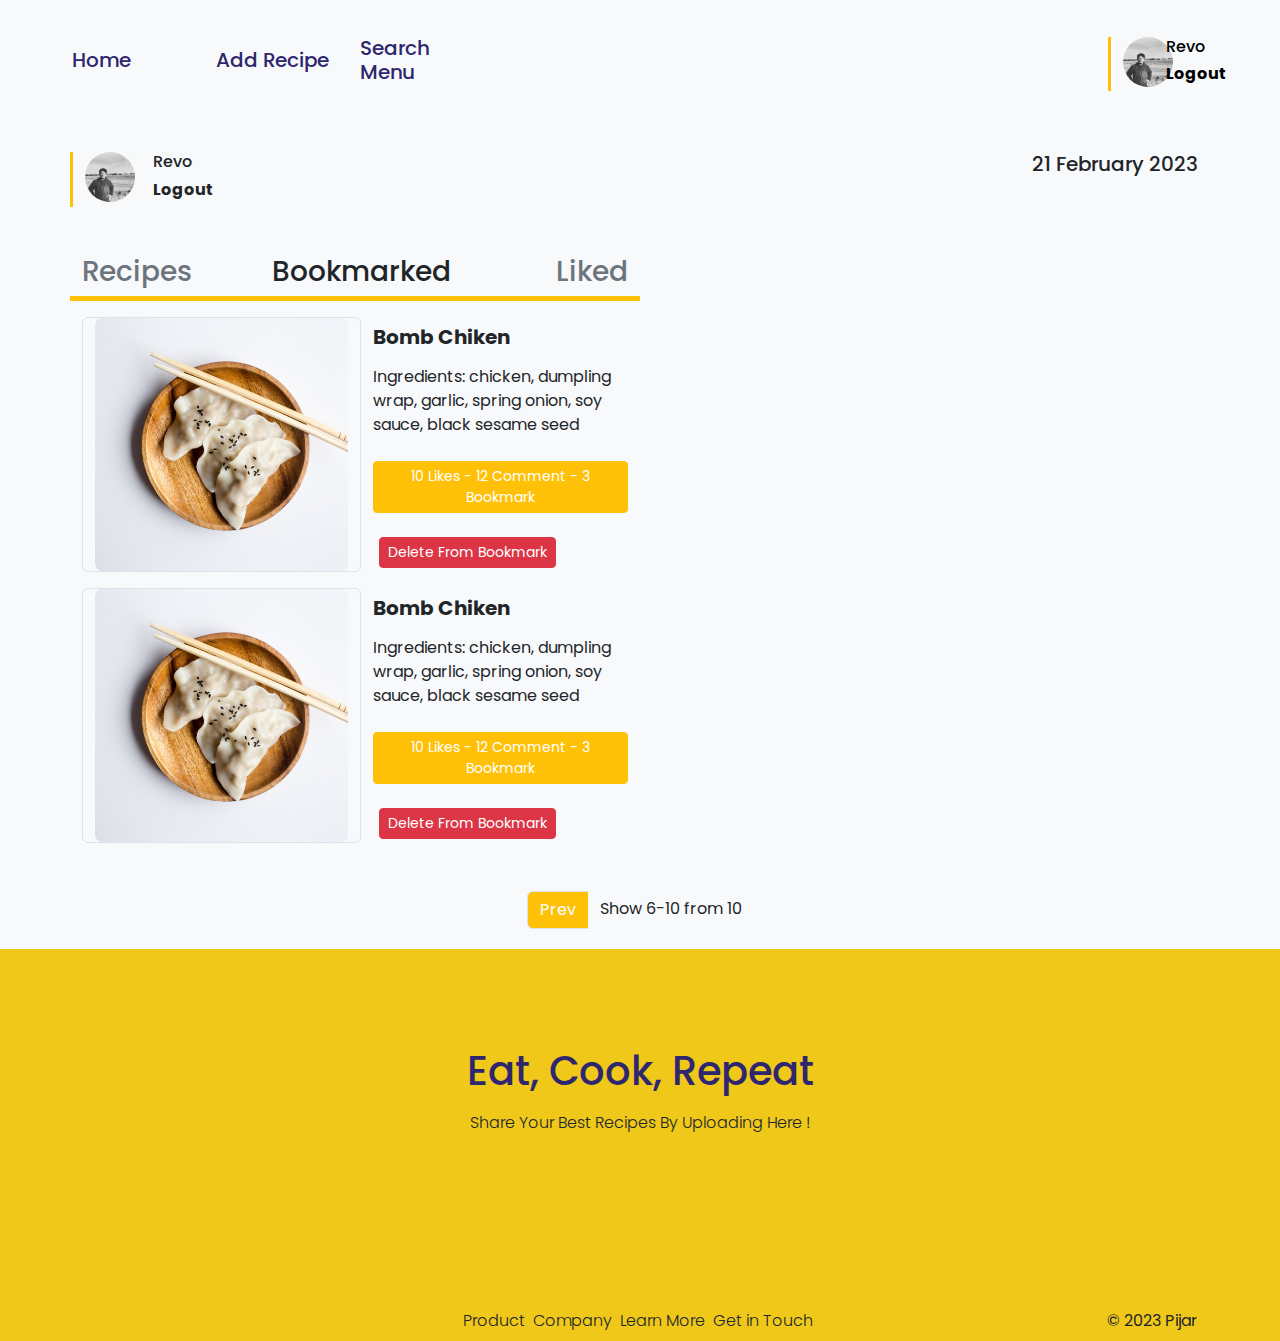
<file: views/profile/bookmarked-profile.html>
<!DOCTYPE html>
<html lang="en">
<head>
    <meta charset="UTF-8">
    <meta http-equiv="X-UA-Compatible" content="IE=edge">
    <meta name="viewport" content="width=device-width, initial-scale=1.0">
    <title>Bookmark Profile</title>
    <!-- Bootstrap v5.3.x -->
    <link rel="stylesheet" href="https://cdn.jsdelivr.net/npm/bootstrap@5.3.0-alpha1/dist/css/bootstrap.min.css">
    <script src="https://cdn.jsdelivr.net/npm/bootstrap@5.3.0-alpha1/dist/js/bootstrap.bundle.min.js"></script>
    <!-- CSS -->
    <link rel="stylesheet" href="../../css/footer.css">
    <link rel="stylesheet" href="../../css/detail-profile.css">
    <!-- font Poppis-->
    <link href="https://fonts.googleapis.com/css2?family=Nunito:wght@200&family=Poppins:wght@200;500&display=swap" rel="stylesheet">
</head>
<body class="bg-light">
    <div class="container-fluid">
    <!--navabar-->
    <header>
        <nav class="navbar navbar-expand-lg bg-body-tertiary">
            <button class="navbar-toggler" type="button" data-bs-toggle="collapse" data-bs-target="#navbarNav" aria-controls="navbarNav" aria-expanded="false" aria-label="Toggle navigation">
                <span class="navbar-toggler-icon"></span>
            </button>
        <div class="container-fluid row pt-4">
            <div class="collapse navbar-collapse" id="navbarNav">
                <div class="collapse navbar-collapse col-md-6 col-12 row ps-5" id="navbarNav">
                    <div class="col-3 nav-item">
                        <h5><a href="../menu/search-menu.html" style="text-decoration:none; color:inherit">Home</a></h5>
                    </div>
                    <div class="col-3 nav-item">
                        <h5><a href="../menu/add-menu.html" style="text-decoration:none; color:inherit">Add Recipe</a></h5>
                    </div>
                    <div class="col-3 nav-item">
                        <h5><a href="../menu/search-menu.html" style="text-decoration:none; color:inherit">Search Menu</a></h5>
                    </div>
                </div>
                <div class="col-md-6  col-12 row ps-5 navbar-brand">
                    <div class="col-8"></div>
                    <div class="col-4 ">
                        <div class="row">
                            <div class="col-5"></div>
                            <div class="col-3 border-start border-3 border-warning ">
                                <img src="../../images/BiodataR.jpg" alt="" class="rounded-circle align-items-center" style="width: 50px;">
                            </div>
                            <div class="col-4">
                                <h6><a href="../Edit-Profile/detail-profile.html" style="text-decoration:none; color:inherit">Revo</a></h6>
                                <h6 class="fw-bolder"><a href="" data-bs-toggle="modal" data-bs-target="#logoutModal" style="text-decoration:none; color:inherit">Logout</a></h6>
                            </div>
                        </div>
                    </div>
                </div>
            </div>
        </div>
        </div>
    </nav>
    </header>
    <!-- container profile and time-->
        <div class="container ">
            <div class="row pt-5">
                <div class="col ">
                    <div class="row">
                            <div class="col-3 border-start border-3 border-warning ">
                                <img src="../../images/BiodataR.jpg" alt="" class="rounded-circle" style="width: 50px;">
                            </div>
                            <div class="col">
                                <h6><a href="../Edit-Profile/detail-profile.html" style="text-decoration:none; color:inherit">Revo</a></h6>
                                    <h6 class="fw-bolder"><a href="" data-bs-toggle="modal" data-bs-target="#logoutModal" style="text-decoration:none; color:inherit">Logout</a></h6>
                            </div>
                        </div>
                </div>
                <div class="col-6"></div>
                <div class="col text-end">
                    <h5>21 February 2023</h5>
                </div>
            </div>
        </div>
    <!-- container judul-->
        <div class="container mt-5">
            <div class="row row-cols-md-6">
                <div class="col border-bottom border-5 border-warning text-start text-secondary">
                    <h3>
                        <a href="./recipes-profile.html" style="text-decoration:none; color:inherit">
                            Recipes
                        </a>
                    </h3>
                </div>
                <div class="col border-bottom border-5 border-warning text-center">
                    <h3>
                        <a href="./bookmarked-profile.html" style="text-decoration:none; color:inherit">
                            Bookmarked
                        </a>
                    </h3>
                </div>
                <div class="col border-bottom border-5 border-warning text-end text-secondary">
                    <h3>
                        <a href="#" style="text-decoration:none; color:inherit">
                            Liked
                        </a>
                    </h3>
                </div>
            </div>
        </div>
    <!-- Container list Recipes-->
        <div class="container">
            <div class="list-group">
                <div class="container-fluid text-center mt-3">
                    <div class="row  row-cols-md-4">
                        <div class="col">
                            <div class="row">
                                <img src="../../images/boomchicken.png" alt="" class="border rounded"> 
                            </div>
                        </div>
                        <div class="col">
                            <div class="row">
                                <div class="" id="title">
                                    <h5 class="text-start mt-2 fw-bold">
                                        <a href="../menu/detail-menu.html" style="text-decoration:none; color:inherit">
                                            Bomb Chiken
                                        </a>
                                    </h5>
                                </div>
                                <div class="mt-2" id="Ingredients">
                                    <p class="text-start">Ingredients: chicken, dumpling wrap, garlic, spring onion, soy sauce, black sesame seed</p>
                                </div>
                                <div class="mt-2">
                                    <button class="btn btn-warning btn-sm text-white shadow-none  w-100">10 Likes - 12 Comment - 3 Bookmark</button>
                                </div>
                                <div class="row mt-4">
                                    <div class="col-10 start-0">
                                        <button class="btn btn-danger btn-sm text-white shadow-none ">Delete From Bookmark</button>
                                    </div>
                                </div>
                            </div>
                        </div>
                    </div>
                </div>

                <div class="container-fluid text-center mt-3">
                    <div class="row row-cols-md-4">
                        <div class="col">
                            <div class="row">
                                <img src="../../images/boomchicken.png" alt="" class="border rounded"> 
                            </div>
                        </div>
                        <div class="col">
                            <div class="row">
                                <div class="" id="title">
                                    <h5 class="text-start mt-2 fw-bold">
                                        <a href="../menu/detail-menu.html" style="text-decoration:none; color:inherit">
                                            Bomb Chiken
                                        </a>
                                    </h5>
                                </div>
                                <div class="mt-2" id="Ingredients">
                                    <p class="text-start">Ingredients: chicken, dumpling wrap, garlic, spring onion, soy sauce, black sesame seed</p>
                                </div>
                                <div class="mt-2">
                                    <button class="btn btn-warning btn-sm text-white shadow-none  w-100">10 Likes - 12 Comment - 3 Bookmark</button>
                                </div>
                                <div class="row mt-4">
                                    <div class="col-10 start-0">
                                        <button class="btn btn-danger btn-sm text-white shadow-none ">Delete From Bookmark</button>
                                    </div>
                                </div>
                            </div>
                        </div>
                    </div>
                </div>
                
            
            </div>
        </div>

    <!-- preview -->
        <div class="controler mt-5">
            <nav aria-label="Page navigation example">
            <ul class="pagination justify-content-center">
                <li class="page-item disabled">
                <a class="page-link bg-warning text-white">Prev</a>
                </li>
                <li class="page-item "><a class="page-link border-0 bg-light" style="text-decoration:none; color:inherit">Show 6-10 from 10</a></li>
                
                </li>
            </ul>
            </nav>
        </div>
</div>

<div class="footer container-fluid text-center">
    <section>
        <div class="row d-flex text-center justify-content-center">
            <div class="col-lg-6">
                <h1 class="fs-1 mt-5">
                    Eat, Cook, Repeat
                </h1>
                <p class="fs-6 mt-3 fw-light">
                    Share Your Best Recipes By Uploading Here !
                </p>
            </div>
        </div>
    </section>
</div>
<div class="footer-end p-2">
    <div class="container text-center">
        <div class="row p">
            <div class="col">
            </div>
            <div class="col">
                <a href="" class="me-1 fw-light">
                    Product
                </a>
                <a href="" class="me-1 fw-light">
                    Company
                </a>
                <a href="" class="me-1 fw-light">
                    Learn More
                </a>
                <a href="" class="me-1 fw-light">
                    Get in Touch
                </a>
            
            </div>
            <div class="col text-end">
                <a href="" class="">
                    © 2023 Pijar
                </a>
            </div>
        </div>
        </div>
    </div>
    <!--Logout Modal-->
        <div class=" modal fade" id="logoutModal" tabindex="-1" aria-labelledby="exampleModalLabel" aria-hidden="true">
        <div class="modal-dialog modal-dialog-centered ">
            <div class="modal-content">
            <div class="modal-body">
                <div class="text-center">
                    <h3 class="text-warning mb-5">You want to logout?</h3>
                    <button class="btn btn-warning text-white shadow-none p-1 w-100"><a href="../Change-Password/change-profile.html" style="text-decoration:none; color:inherit">OK</a></button>
                    <button class="btn btn-secondary text-white shadow-none p-1 w-100 mt-3" data-bs-dismiss="modal">Cancel</button>

                </div>
            </div>
            </div>
        </div>
    </div>
<script src="https://cdn.jsdelivr.net/npm/@popperjs/core@2.11.6/dist/umd/popper.min.js" integrity="sha384-oBqDVmMz9ATKxIep9tiCxS/Z9fNfEXiDAYTujMAeBAsjFuCZSmKbSSUnQlmh/jp3" crossorigin="anonymous"></script>
<script src="https://cdn.jsdelivr.net/npm/bootstrap@5.3.0-alpha1/dist/js/bootstrap.min.js" integrity="sha384-mQ93GR66B00ZXjt0YO5KlohRA5SY2XofN4zfuZxLkoj1gXtW8ANNCe9d5Y3eG5eD" crossorigin="anonymous"></script>
</body>
</html>
</file>
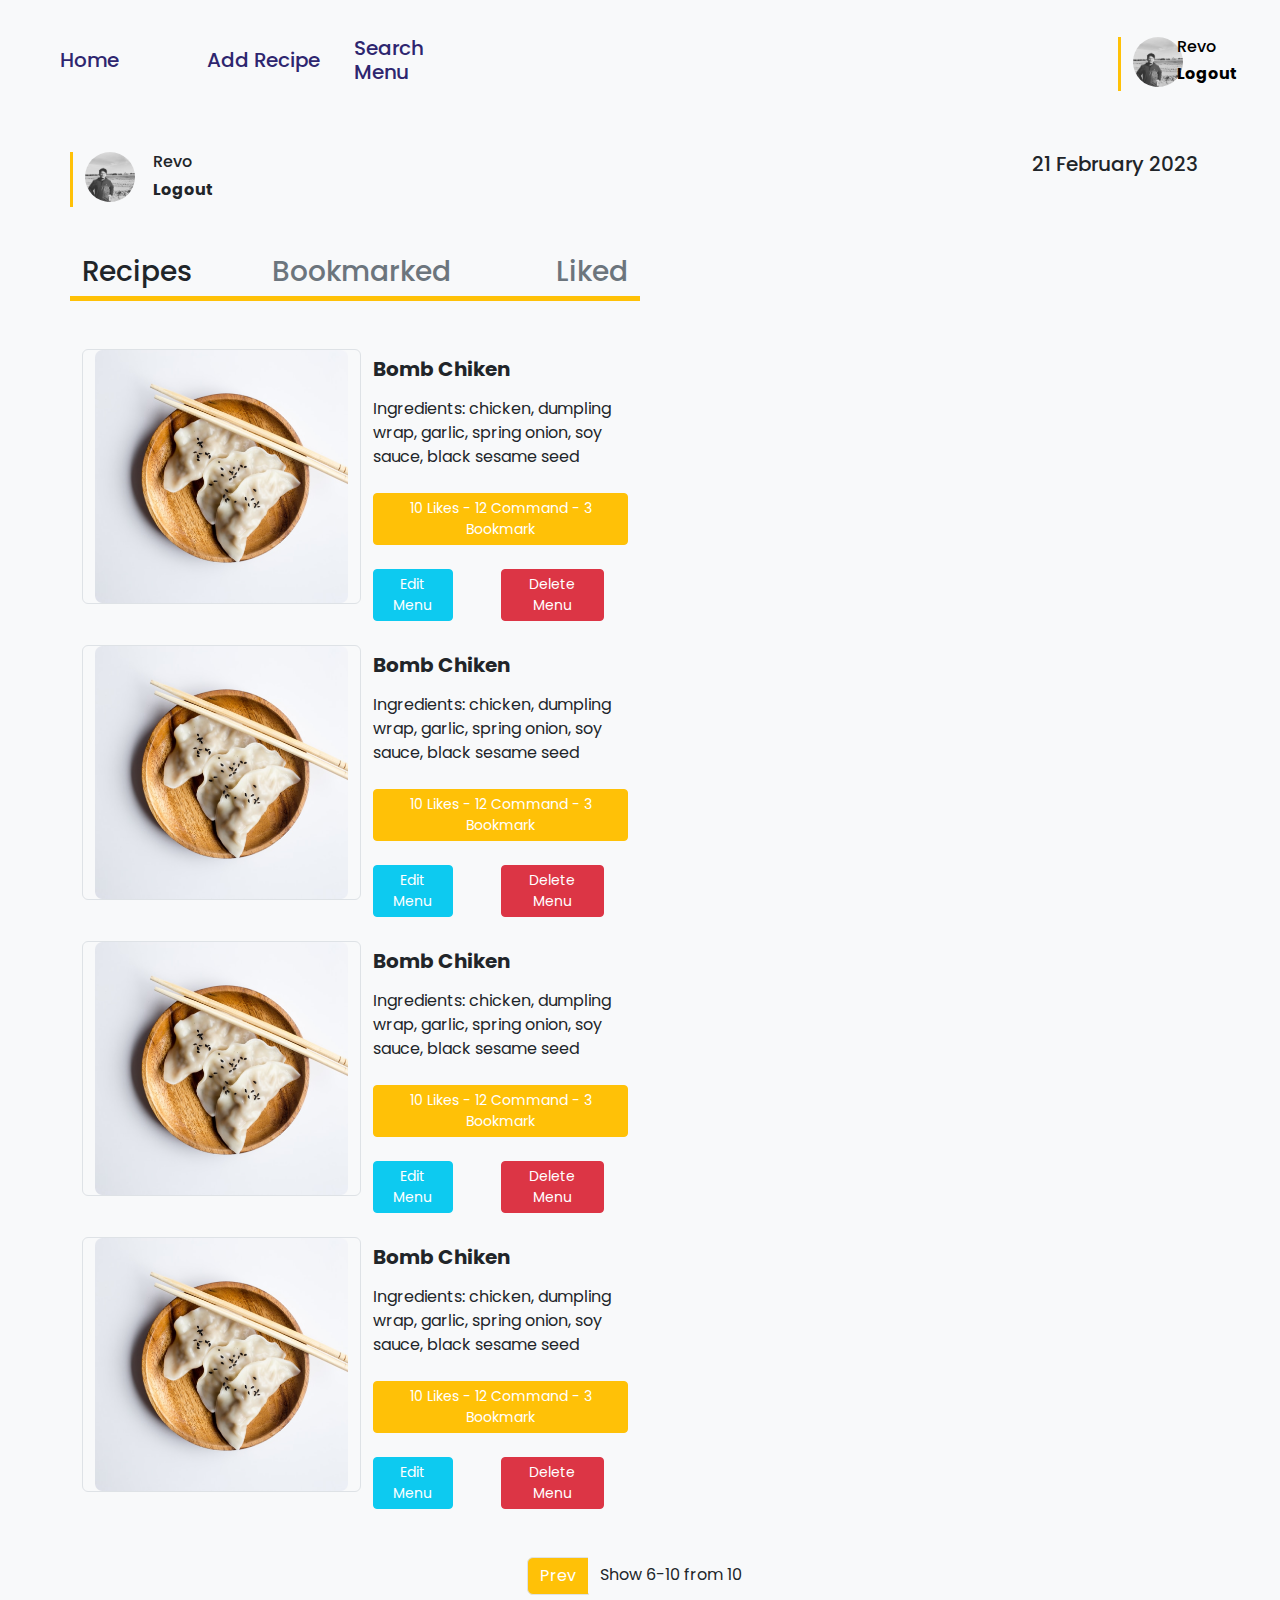
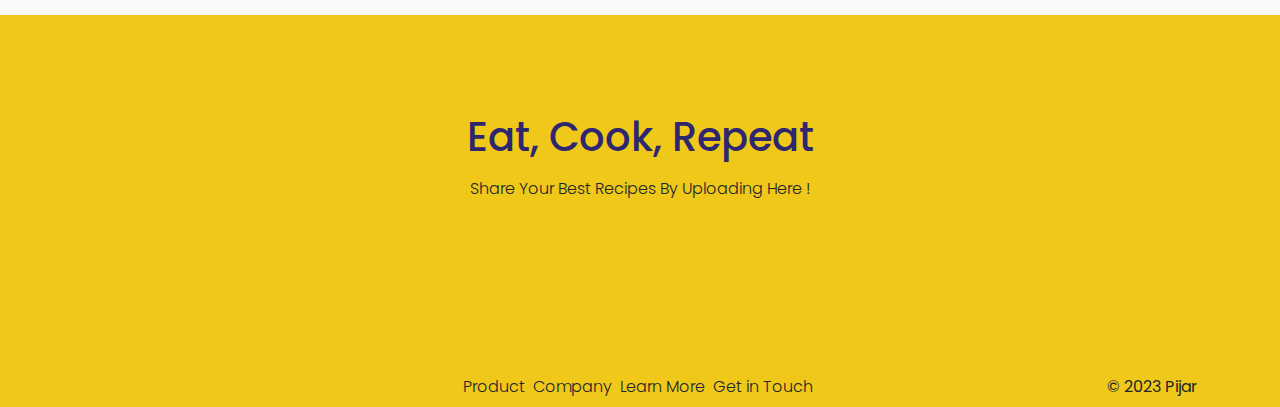
<file: views/profile/recipes-profile.html>
<!DOCTYPE html>
<html lang="en">
<head>
    <meta charset="UTF-8">
    <meta http-equiv="X-UA-Compatible" content="IE=edge">
    <meta name="viewport" content="width=device-width, initial-scale=1.0">
    <title>Detail Profile</title>
    <!-- Bootstrap v5.3.x -->
    <link rel="stylesheet" href="https://cdn.jsdelivr.net/npm/bootstrap@5.3.0-alpha1/dist/css/bootstrap.min.css">
    <script src="https://cdn.jsdelivr.net/npm/bootstrap@5.3.0-alpha1/dist/js/bootstrap.bundle.min.js"></script>
    <!-- CSS -->
    <link rel="stylesheet" href="../../css/footer.css">
    <link rel="stylesheet" href="../../css/detail-profile.css">
    <!-- font Poppis-->
    <link href="https://fonts.googleapis.com/css2?family=Nunito:wght@200&family=Poppins:wght@200;500&display=swap" rel="stylesheet">
</head>
<body class="bg-light">
    <!--navabar-->
    <header>
        <nav class="navbar navbar-expand-lg bg-body-tertiary">
            <button class="navbar-toggler" type="button" data-bs-toggle="collapse" data-bs-target="#navbarNav" aria-controls="navbarNav" aria-expanded="false" aria-label="Toggle navigation">
                <span class="navbar-toggler-icon"></span>
            </button>
            <div class="container-fluid row pt-4">
            <div class="collapse navbar-collapse" id="navbarNav">
                <div class="collapse navbar-collapse col-md-6 col-12 row ps-5" id="navbarNav">
                    <div class="col-3 nav-item">
                        <h5><a href="../menu/search-menu.html" style="text-decoration:none; color:inherit">Home</a></h5>
                    </div>
                    <div class="col-3 nav-item">
                        <h5><a href="../menu/add-menu.html" style="text-decoration:none; color:inherit">Add Recipe</a></h5>
                    </div>
                    <div class="col-3 nav-item">
                        <h5><a href="../menu/search-menu.html" style="text-decoration:none; color:inherit">Search Menu</a></h5>
                    </div>
                </div>
                <div class="col-md-6  col-12 row ps-5 navbar-brand">
                    <div class="col-8"></div>
                    <div class="col-4 ">
                        <div class="row">
                            <div class="col-5"></div>
                            <div class="col-3 border-start border-3 border-warning ">
                                <img src="../../images/BiodataR.jpg" alt="" class="rounded-circle align-items-center" style="width: 50px;">
                            </div>
                            <div class="col-4">
                                <h6><a href="../Edit-Profile/detail-profile.html" style="text-decoration:none; color:inherit">Revo</a></h6>
                                <h6 class="fw-bolder"><a href="" data-bs-toggle="modal" data-bs-target="#logoutModal" style="text-decoration:none; color:inherit">Logout</a></h6>
                            </div>
                        </div>
                    </div>
                </div>
            </div>
        </div>
    </div>
</nav>
</header>
    <div class="container-fluid">
    <!-- container profile and time-->
    <div class="container ">
            <div class="row pt-5">
                <div class="col ">
                    <div class="row">
                            <div class="col-3 border-start border-3 border-warning ">
                                <img src="../../images/BiodataR.jpg" alt="" class="rounded-circle" style="width: 50px;">
                            </div>
                            <div class="col">
                                <h6><a href="../Edit-Profile/detail-profile.html" style="text-decoration:none; color:inherit">Revo</a></h6>
                                <h6 class="fw-bolder"><a href="" data-bs-toggle="modal" data-bs-target="#logoutModal" style="text-decoration:none; color:inherit">Logout</a></h6>
                            </div>
                        </div>
                </div>
                <div class="col-6"></div>
                <div class="col text-end">
                    <h5>21 February 2023</h5>
                </div>
            </div>
        </div>
    <!-- container judul-->
        <div class="container mt-5">
            <div class="row row-cols-md-6">
                <div class="col border-bottom border-5 border-warning text-start">
                    <h3>
                        <a href="./recipes-profile.html" style="text-decoration:none; color:inherit">
                            Recipes
                        </a>
                    </h3>
                </div>
                <div class="col border-bottom border-5 border-warning text-center text-secondary">
                    <h3>
                        <a href="./bookmarked-profile.html" style="text-decoration:none; color:inherit">
                            Bookmarked
                        </a>
                    </h3>
                </div>
                <div class="col border-bottom border-5 border-warning text-end text-secondary">
                    <h3>
                        <a href="./recipes-profile.html" style="text-decoration:none; color:inherit">
                            Liked
                        </a>
                    </h3>
                </div>
            </div>
        </div>
    <!-- Container list Recipes-->
        <div class="container">
            <div class="list-group">
                <div class="container-fluid text-center mt-4">
                    <div class="row row-cols-md-4 mt-4">
                        <div class="col">
                            <div class="row">
                                <img src="../../images/boomchicken.png" alt="" class="border rounded"> 
                            </div>
                        </div>
                        <div class="col">
                            <div class="row">
                                <div class="" id="title">
                                    <h5 class="text-start mt-2 fw-bold">
                                        <a href="../menu/detail-menu.html" style="text-decoration:none; color:inherit">
                                            Bomb Chiken
                                        </a>
                                        </h5>
                                </div>
                                <div class="mt-2" id="Ingredients">
                                    <p class="text-start">Ingredients: chicken, dumpling wrap, garlic, spring onion, soy sauce, black sesame seed</p>
                                </div>
                                <div class="mt-2">
                                    <button class="btn btn-warning btn-sm text-white shadow-none  w-100">10 Likes - 12 Command - 3 Bookmark</button>
                                </div>
                                <div class="row mt-4">
                                    <div class="col">
                                        <button class="btn btn-info btn-sm text-white shadow-none  me-4"><a href="../Menu/edit-menu.html" style="text-decoration:none; color:inherit">Edit Menu</a></button>
                                    </div>
                                    <div class="col">
                                        <button class="btn btn-danger btn-sm text-white shadow-none">Delete Menu</button>
                                    </div>
                                </div>
                            </div>
                        </div>
                    </div>

                    <div class="row row-cols-md-4 mt-4">
                        <div class="col">
                            <div class="row">
                                <img src="../../images/boomchicken.png" alt="" class="border rounded"> 
                            </div>
                        </div>
                        <div class="col">
                            <div class="row">
                                <div class="" id="title">
                                    <h5 class="text-start mt-2 fw-bold">
                                        <a href="../menu/detail-menu.html" style="text-decoration:none; color:inherit">
                                            Bomb Chiken
                                        </a>
                                    </h5>
                                </div>
                                <div class="mt-2" id="Ingredients">
                                    <p class="text-start">Ingredients: chicken, dumpling wrap, garlic, spring onion, soy sauce, black sesame seed</p>
                                </div>
                                <div class="mt-2">
                                    <button class="btn btn-warning btn-sm text-white shadow-none  w-100">10 Likes - 12 Command - 3 Bookmark</button>
                                </div>
                                <div class="row mt-4">
                                    <div class="col">
                                        <button class="btn btn-info btn-sm text-white shadow-none  me-4"><a href="../Menu/edit-menu.html" style="text-decoration:none; color:inherit">Edit Menu</a></button>
                                    </div>
                                    <div class="col">
                                        <button class="btn btn-danger btn-sm text-white shadow-none">Delete Menu</button>
                                    </div>
                                </div>
                            </div>
                        </div>
                    </div>

                    <div class="row row-cols-md-4 mt-4">
                        <div class="col">
                            <div class="row">
                                <img src="../../images/boomchicken.png" alt="" class="border rounded"> 
                            </div>
                        </div>
                        <div class="col">
                            <div class="row">
                                <div class="" id="title">
                                    <h5 class="text-start mt-2 fw-bold">
                                        <a href="../menu/detail-menu.html" style="text-decoration:none; color:inherit">
                                            Bomb Chiken
                                        </a>
                                    </h5>
                                </div>
                                <div class="mt-2" id="Ingredients">
                                    <p class="text-start">Ingredients: chicken, dumpling wrap, garlic, spring onion, soy sauce, black sesame seed</p>
                                </div>
                                <div class="mt-2">
                                    <button class="btn btn-warning btn-sm text-white shadow-none  w-100">10 Likes - 12 Command - 3 Bookmark</button>
                                </div>
                                <div class="row mt-4">
                                    <div class="col">
                                        <button class="btn btn-info btn-sm text-white shadow-none  me-4"><a href="../Menu/edit-menu.html" style="text-decoration:none; color:inherit">Edit Menu</a></button>
                                    </div>
                                    <div class="col">
                                        <button class="btn btn-danger btn-sm text-white shadow-none">Delete Menu</button>
                                    </div>
                                </div>
                            </div>
                        </div>
                    </div>

                    <div class="row row-cols-md-4 mt-4">
                        <div class="col">
                            <div class="row">
                                <img src="../../images/boomchicken.png" alt="" class="border rounded"> 
                            </div>
                        </div>
                        <div class="col">
                            <div class="row">
                                <div class="" id="title">
                                    <h5 class="text-start mt-2 fw-bold">
                                        <a href="../menu/detail-menu.html" style="text-decoration:none; color:inherit">
                                            Bomb Chiken
                                        </a>
                                    </h5>
                                </div>
                                <div class="mt-2" id="Ingredients">
                                    <p class="text-start">Ingredients: chicken, dumpling wrap, garlic, spring onion, soy sauce, black sesame seed</p>
                                </div>
                                <div class="mt-2">
                                    <button class="btn btn-warning btn-sm text-white shadow-none  w-100">10 Likes - 12 Command - 3 Bookmark</button>
                                </div>
                                <div class="row mt-4">
                                    <div class="col">
                                        <button class="btn btn-info btn-sm text-white shadow-none  me-4"><a href="../Menu/edit-menu.html" style="text-decoration:none; color:inherit">Edit Menu</a></button>
                                    </div>
                                    <div class="col">
                                        <button class="btn btn-danger btn-sm text-white shadow-none">Delete Menu</button>
                                    </div>
                                </div>
                            </div>
                        </div>
                    </div>
                </div>
            </div>
        </div>

    <!-- preview -->
        <div class="controler mt-5">
            <nav aria-label="Page navigation example">
            <ul class="pagination justify-content-center">
                <li class="page-item disabled">
                <a class="page-link bg-warning text-white">Prev</a>
                </li>
                <li class="page-item "><a class="page-link border-0 bg-light" style="text-decoration:none; color:inherit">Show 6-10 from 10</a></li>
                </li>
            </ul>
            </nav>
        </div>
</div>
<!-- footer -->
<div class="footer container-fluid text-center">
    <section>
        <div class="row d-flex text-center justify-content-center">
            <div class="col-lg-6">
                <h1 class="fs-1 mt-5">
                    Eat, Cook, Repeat
                </h1>
                <p class="fs-6 mt-3 fw-light">
                    Share Your Best Recipes By Uploading Here !
                </p>
            </div>
        </div>
    </section>
</div>
<div class="footer-end p-2">
    <div class="container text-center">
        <div class="row p">
            <div class="col">
            </div>
            <div class="col">
                <a href="" class="me-1 fw-light">
                    Product
                </a>
                <a href="" class="me-1 fw-light">
                    Company
                </a>
                <a href="" class="me-1 fw-light">
                    Learn More
                </a>
                <a href="" class="me-1 fw-light">
                    Get in Touch
                </a>
            
            </div>
            <div class="col text-end">
                <a href="" class="">
                    © 2023 Pijar
                </a>
            </div>
        </div>
        </div>
    </div>
    <!--Logout Modal-->
        <div class=" modal fade" id="logoutModal" tabindex="-1" aria-labelledby="exampleModalLabel" aria-hidden="true">
        <div class="modal-dialog modal-dialog-centered ">
            <div class="modal-content">
            <div class="modal-body">
                <div class="text-center">
                    <h3 class="text-warning mb-5">You want to logout?</h3>
                    <button class="btn btn-warning text-white shadow-none p-1 w-100"><a href="../Change-Password/change-profile.html" style="text-decoration:none; color:inherit">OK</a></button>
                    <button class="btn btn-secondary text-white shadow-none p-1 w-100 mt-3" data-bs-dismiss="modal">Cancel</button>

                </div>
            </div>
            </div>
        </div>
    </div>
<script src="https://cdn.jsdelivr.net/npm/@popperjs/core@2.11.6/dist/umd/popper.min.js" integrity="sha384-oBqDVmMz9ATKxIep9tiCxS/Z9fNfEXiDAYTujMAeBAsjFuCZSmKbSSUnQlmh/jp3" crossorigin="anonymous"></script>
<script src="https://cdn.jsdelivr.net/npm/bootstrap@5.3.0-alpha1/dist/js/bootstrap.min.js" integrity="sha384-mQ93GR66B00ZXjt0YO5KlohRA5SY2XofN4zfuZxLkoj1gXtW8ANNCe9d5Y3eG5eD" crossorigin="anonymous"></script>
</body>
</html>
</file>
<file: css/footer.css>
.footer {
    margin-top:20px;
    padding: 50px;
    background-color: #EFC81A;
}
.footer-end{
    text-align: center;
    background-color: #EFC81A;
}
.footer-end a{
    text-decoration:none; 
    color:inherit
}
section{
    margin-bottom: 100px;
}
</file>
<file: css/detail-profile.css>
.detail-profile-img{
    display: block;
    margin-left: auto;
    margin-right: auto;
    width: 200px;
    height: 200px;
    border-radius: 50%;
}
.nav-img-profile {
    box-shadow: 20px 4px 8px 0 rgba(4, 180, 250, 0.2);
    border-radius: 25px;
    padding: 20px;
    justify-content: baseline;
}

body{
    font-family: 'Poppins', sans-serif;
}

/* page menu */
h1{
    color: #2E266F;
}

nav h5{
    color: #2E266F;
}
.cdm-img{
    min-width: none;
    max-width: 800px;
}
</file>
